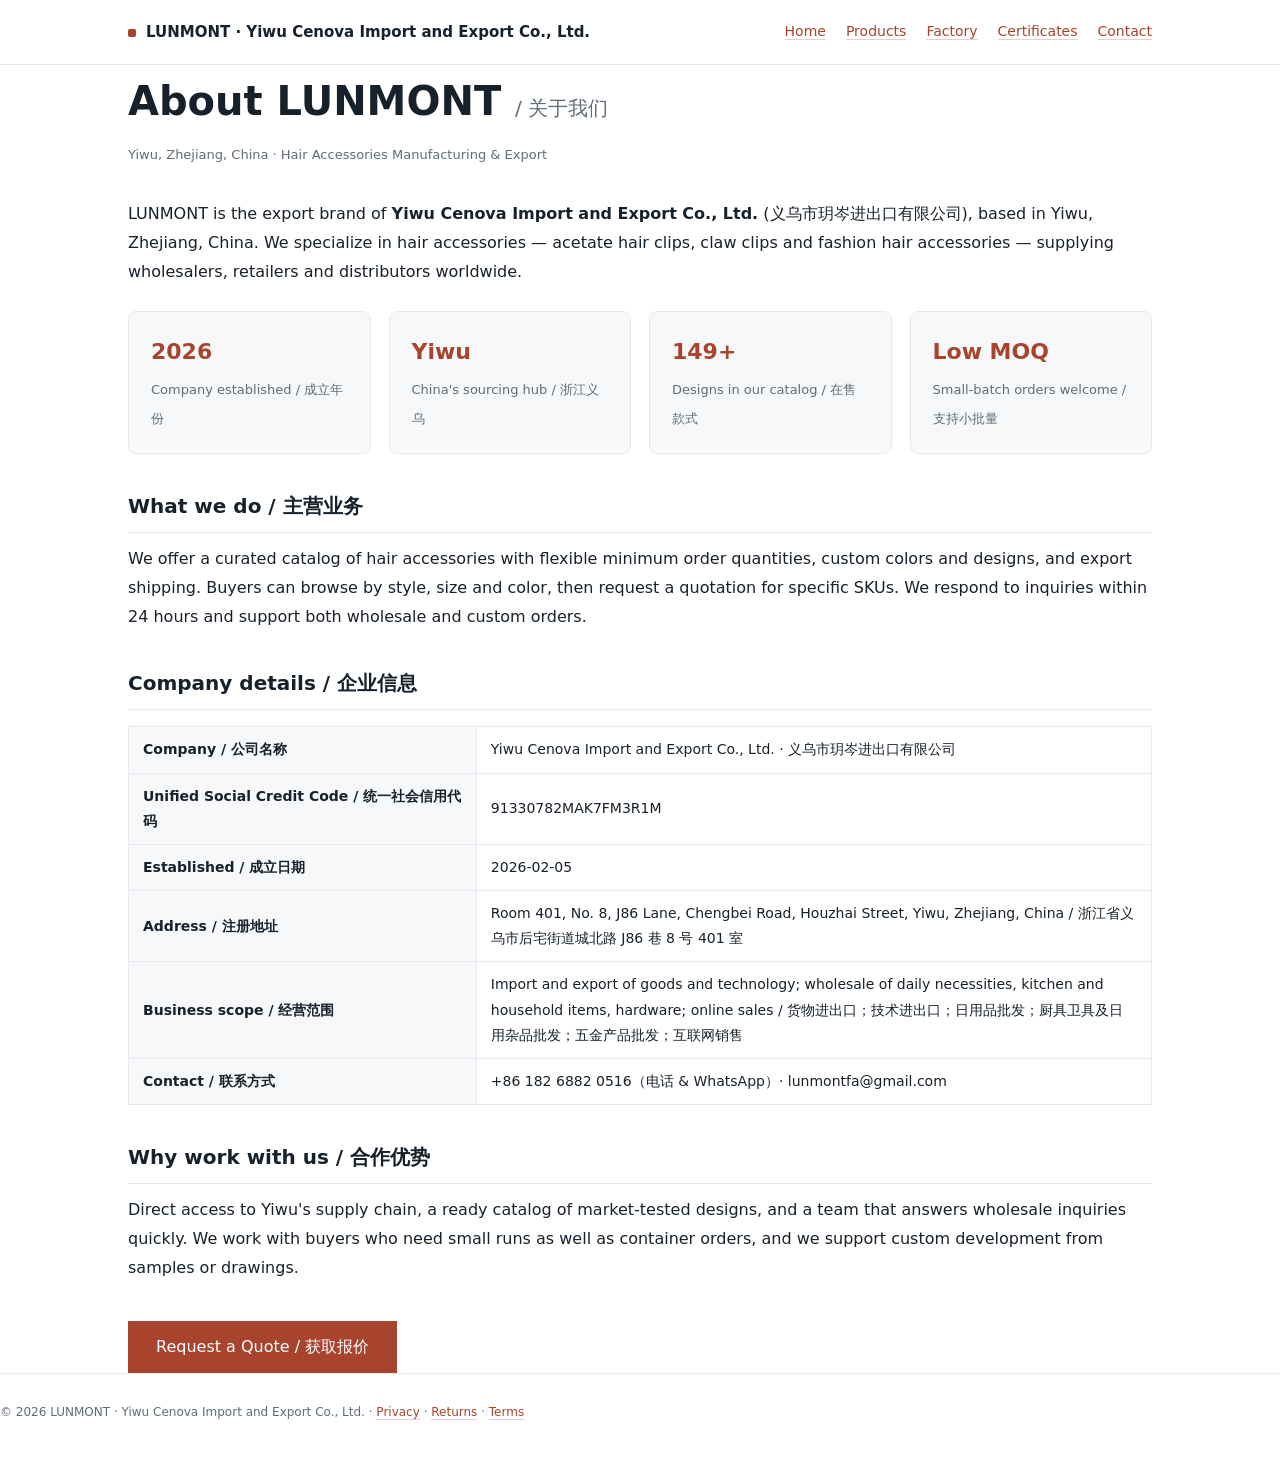
<file: about.html>
<!doctype html>
<html lang="en">
<head>
<meta charset="utf-8">
<meta name="viewport" content="width=device-width,initial-scale=1">
<meta name="robots" content="index,follow">
<link rel="icon" href="data:,">
<link rel="canonical" href="https://www.lunmont.com/about">
<link rel="alternate" hreflang="en" href="https://www.lunmont.com/about">
<link rel="alternate" hreflang="x-default" href="https://www.lunmont.com/about">
<title>About Us | LUNMONT Hair Accessories</title>
<meta name="description" content="Learn about LUNMONT (Yiwu Cenova Import and Export Co., Ltd.), a Yiwu-based hair accessories manufacturer and wholesale exporter. Company profile and credentials.">
<style>
:root{--ink:#17212b;--muted:#5f6c78;--line:#e6eaee;--accent:#a8442e;--soft:#f7f8fa}
*{box-sizing:border-box}body{margin:0;background:#fff;color:var(--ink);font:16px/1.8 system-ui,-apple-system,"Segoe UI","PingFang SC","Microsoft YaHei",sans-serif}
a{color:var(--accent);text-decoration:none;border-bottom:1px solid #e6cfc6}
.wrap{max-width:1080px;margin:0 auto;padding:0 28px}
header{border-bottom:1px solid var(--line)}
.bar{display:flex;justify-content:space-between;align-items:center;height:64px;gap:16px;font-size:14px}
.brand{font-weight:700;font-size:15px}.brand i{display:inline-block;width:8px;height:8px;background:var(--accent);border-radius:2px;margin-right:10px}
nav a{margin-left:20px}
main{padding:44px 0 76px}
h1{font-size:clamp(28px,4vw,40px);margin:0 0 6px}
h1 small{font-size:.5em;color:var(--muted);font-weight:400}
.meta{color:var(--muted);font-size:13px;margin:0 0 34px}
h2{font-size:20px;margin:34px 0 12px;padding-bottom:8px;border-bottom:1px solid var(--line)}
p{margin:0 0 12px}
.grid{display:grid;grid-template-columns:repeat(auto-fit,minmax(220px,1fr));gap:18px;margin:24px 0}
.box{background:var(--soft);border:1px solid var(--line);border-radius:8px;padding:20px 22px}
.box b{display:block;font-size:22px;color:var(--accent);margin-bottom:4px}
.box span{font-size:13px;color:var(--muted)}
table{border-collapse:collapse;width:100%;font-size:14px;margin:16px 0}
td,th{border:1px solid var(--line);padding:10px 14px;text-align:left}th{background:var(--soft);width:34%}
.cta{display:inline-block;margin-top:26px;padding:12px 28px;background:var(--accent);color:#fff;border:0}
footer{border-top:1px solid var(--line);padding:28px 0 44px;font-size:12px;color:var(--muted)}
@media(max-width:760px){.grid{grid-template-columns:1fr}.wrap{padding:0 20px}}
</style>
<meta property="og:type" content="website">
<meta property="og:site_name" content="LUNMONT">
<meta property="og:locale" content="en_US">
<meta property="og:title" content="About Us | LUNMONT Hair Accessories">
<meta property="og:description" content="Learn about LUNMONT (Yiwu Cenova Import and Export Co., Ltd.), a Yiwu-based hair accessories manufacturer and wholesale exporter. Company profile and credentials.">
<meta property="og:url" content="https://www.lunmont.com/about">
<meta property="og:image" content="https://www.lunmont.com/assets/products/accessories/DU2101.jpg">
<meta property="og:image:width" content="1400">
<meta property="og:image:height" content="1000">
<meta property="og:image:alt" content="About Us | LUNMONT Hair Accessories">
<meta name="twitter:card" content="summary_large_image">
<meta name="twitter:title" content="About Us | LUNMONT Hair Accessories">
<meta name="twitter:description" content="Learn about LUNMONT (Yiwu Cenova Import and Export Co., Ltd.), a Yiwu-based hair accessories manufacturer and wholesale exporter. Company profile and credentials.">
<meta name="twitter:image" content="https://www.lunmont.com/assets/products/accessories/DU2101.jpg">
<script type="application/ld+json">{"@context": "https://schema.org", "@graph": [{"@type": "AboutPage", "@id": "https://www.lunmont.com/about#page", "name": "About LUNMONT", "url": "https://www.lunmont.com/about", "about": {"@type": "Organization", "@id": "https://www.lunmont.com/#organization", "name": "Yiwu Cenova Import and Export Co., Ltd.", "alternateName": "LUNMONT", "url": "https://www.lunmont.com/"}}, {"@type": "Organization", "@id": "https://www.lunmont.com/#organization", "name": "Yiwu Cenova Import and Export Co., Ltd.", "alternateName": "LUNMONT", "url": "https://www.lunmont.com/"}, {"@type": "BreadcrumbList", "@id": "https://www.lunmont.com/about#breadcrumb", "itemListElement": [{"@type": "ListItem", "position": 1, "name": "Home", "item": "https://www.lunmont.com/"}, {"@type": "ListItem", "position": 2, "name": "About Us", "item": "https://www.lunmont.com/about"}]}]}</script>
</head>
<body>
<header><div class="wrap bar">
  <div class="brand"><i></i>LUNMONT · Yiwu Cenova Import and Export Co., Ltd.</div>
  <nav><a href="/">Home</a><a href="/#products">Products</a><a href="/factory">Factory</a><a href="/certificates">Certificates</a><a href="/#contact">Contact</a></nav>
</div></header>
<main class="wrap">
  <h1>About LUNMONT <small>/ 关于我们</small></h1>
  <p class="meta">Yiwu, Zhejiang, China · Hair Accessories Manufacturing &amp; Export</p>

  <p>LUNMONT is the export brand of <strong>Yiwu Cenova Import and Export Co., Ltd.</strong> (义乌市玥岑进出口有限公司), based in Yiwu, Zhejiang, China. We specialize in hair accessories — acetate hair clips, claw clips and fashion hair accessories — supplying wholesalers, retailers and distributors worldwide.</p>

  <div class="grid">
    <div class="box"><b>2026</b><span>Company established / 成立年份</span></div>
    <div class="box"><b>Yiwu</b><span>China's sourcing hub / 浙江义乌</span></div>
    <div class="box"><b>149+</b><span>Designs in our catalog / 在售款式</span></div>
    <div class="box"><b>Low MOQ</b><span>Small-batch orders welcome / 支持小批量</span></div>
  </div>

  <h2>What we do / 主营业务</h2>
  <p>We offer a curated catalog of hair accessories with flexible minimum order quantities, custom colors and designs, and export shipping. Buyers can browse by style, size and color, then request a quotation for specific SKUs. We respond to inquiries within 24 hours and support both wholesale and custom orders.</p>

  <h2>Company details / 企业信息</h2>
  <table>
    <tr><th>Company / 公司名称</th><td>Yiwu Cenova Import and Export Co., Ltd. · 义乌市玥岑进出口有限公司</td></tr>
    <tr><th>Unified Social Credit Code / 统一社会信用代码</th><td>91330782MAK7FM3R1M</td></tr>
    <tr><th>Established / 成立日期</th><td>2026-02-05</td></tr>
    <tr><th>Address / 注册地址</th><td>Room 401, No. 8, J86 Lane, Chengbei Road, Houzhai Street, Yiwu, Zhejiang, China / 浙江省义乌市后宅街道城北路 J86 巷 8 号 401 室</td></tr>
    <tr><th>Business scope / 经营范围</th><td>Import and export of goods and technology; wholesale of daily necessities, kitchen and household items, hardware; online sales / 货物进出口；技术进出口；日用品批发；厨具卫具及日用杂品批发；五金产品批发；互联网销售</td></tr>
    <tr><th>Contact / 联系方式</th><td>+86 182 6882 0516（电话 &amp; WhatsApp）· lunmontfa@gmail.com</td></tr>
  </table>

  <h2>Why work with us / 合作优势</h2>
  <p>Direct access to Yiwu's supply chain, a ready catalog of market-tested designs, and a team that answers wholesale inquiries quickly. We work with buyers who need small runs as well as container orders, and we support custom development from samples or drawings.</p>

  <a class="cta" href="/#contact">Request a Quote / 获取报价</a>
</main>
<footer>© 2026 LUNMONT · Yiwu Cenova Import and Export Co., Ltd. · <a href="/privacy">Privacy</a> · <a href="/return">Returns</a> · <a href="/terms">Terms</a></footer>
</body>
</html>
</file>
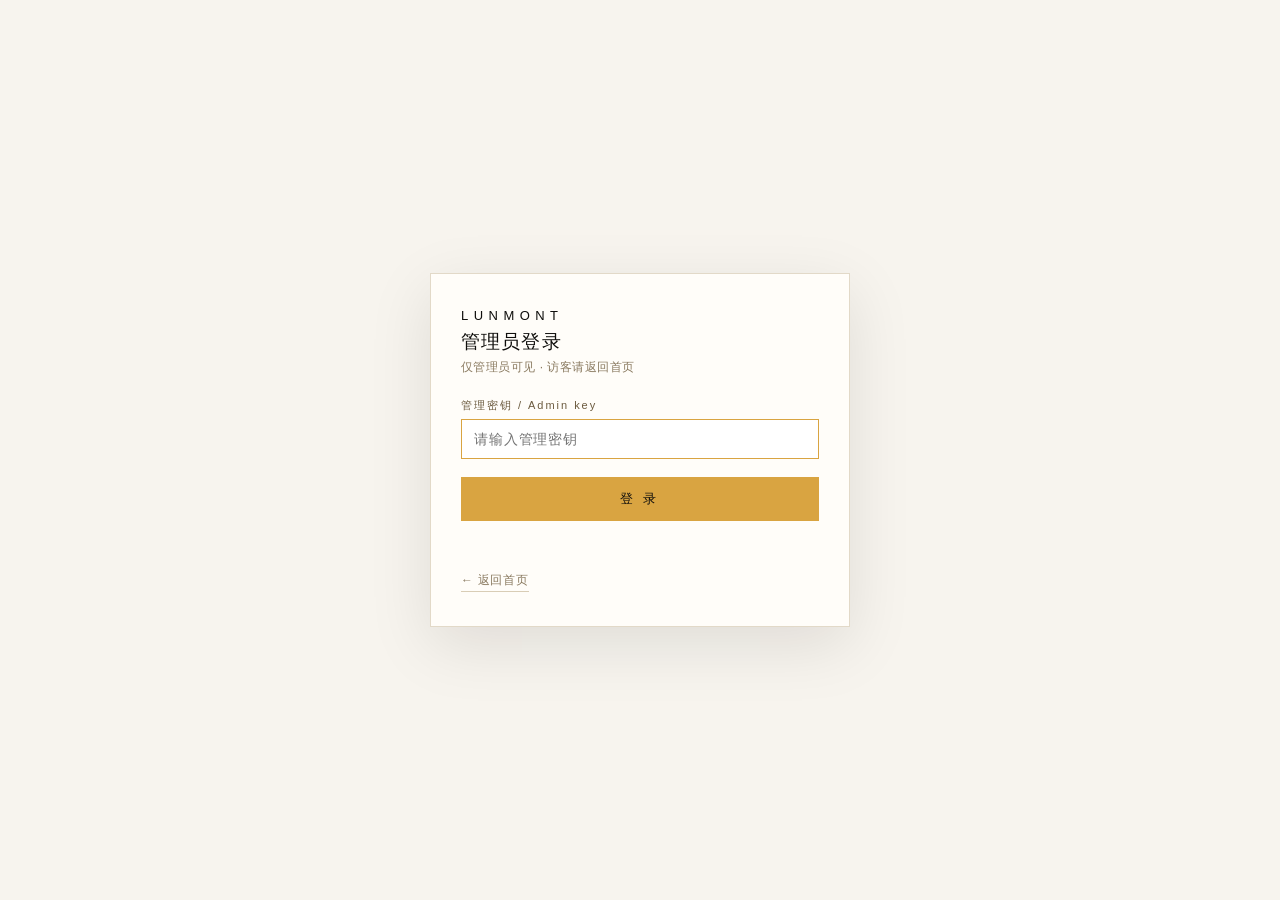
<file: admin.html>
<!DOCTYPE html>
<html lang="zh-CN"><head>
<meta charset="utf-8">
<meta name="viewport" content="width=device-width,initial-scale=1">
<meta name="robots" content="noindex,nofollow">
<title>管理登录 · LUNMONT</title>
<style>
*{box-sizing:border-box}
body{margin:0;min-height:100vh;display:flex;align-items:center;justify-content:center;
  background:#f7f4ee;color:#0f0e0c;
  font-family:-apple-system,BlinkMacSystemFont,"Segoe UI","PingFang SC","Microsoft YaHei",sans-serif}
.card{width:min(420px,92vw);background:#fffdf9;border:1px solid #e2d9c8;padding:34px 30px;
  box-shadow:0 18px 60px rgba(15,14,12,.10)}
.brand{font-size:13px;letter-spacing:.42em;color:#0f0e0c;margin-bottom:6px}
h1{font-size:19px;font-weight:500;letter-spacing:.06em;margin:0 0 4px}
.sub{font-size:12px;color:#8a7a60;letter-spacing:.04em;margin-bottom:22px}
label{display:block;font-size:11px;letter-spacing:.18em;color:#6b5a3e;margin:0 0 6px}
input{width:100%;padding:11px 12px;border:1px solid #d9cdb6;background:#fff;font-size:14px;
  font-family:inherit;letter-spacing:.06em;border-radius:0}
input:focus{outline:none;border-color:#d9a441}
button{width:100%;margin-top:18px;padding:12px;border:1px solid #d9a441;background:#d9a441;
  color:#0f0e0c;font-size:13px;letter-spacing:.26em;cursor:pointer;font-family:inherit}
button:disabled{opacity:.55;cursor:wait}
.st{min-height:20px;margin-top:13px;font-size:12px;letter-spacing:.04em;color:#8a7a60}
.st.err{color:#c0392b}.st.ok{color:#1e7a44}
.back{display:inline-block;margin-top:18px;font-size:12px;color:#8a7a60;text-decoration:none;
  letter-spacing:.06em;border-bottom:1px solid #d9cdb6;padding-bottom:2px}
</style></head>
<body>
<form class="card" id="loginForm" autocomplete="off">
  <div class="brand">LUNMONT</div>
  <h1>管理员登录</h1>
  <div class="sub">仅管理员可见 · 访客请返回首页</div>
  <label for="key">管理密钥 / Admin key</label>
  <input id="key" type="password" placeholder="请输入管理密钥" autocomplete="current-password" required>
  <button type="submit" id="go">登 录</button>
  <div class="st" id="st"></div>
  <a class="back" href="/">← 返回首页</a>
</form>
<script>
(function(){
  // 2026-11-25：规范域 = www.lunmont.com。若从 lunmont.com / lunmont.asia 打开本页，
  // 先整体跳到 www 同路径。否则页内所有 POST 会撞上 301 跨源重定向，
  // 重定向响应没有 CORS 头 → fetch 直接抛"网络异常"（本次事故根因）。
  var lh = location.hostname;
  if (lh === 'lunmont.com' || lh === 'lunmont.asia') {
    var ju = new URL(location.href);
    ju.hostname = 'www.lunmont.com';
    location.replace(ju.toString());
    return;
  }
  var form = document.getElementById('loginForm');
  var input = document.getElementById('key');
  var go = document.getElementById('go');
  var st = document.getElementById('st');
  function say(m, cls){ st.textContent = m || ''; st.className = 'st' + (cls ? ' ' + cls : ''); }
  form.addEventListener('submit', function(e){
    e.preventDefault();
    var k = (input.value || '').trim();
    if(!k){ say('请输入管理密钥', 'err'); return; }
    go.disabled = true; say('正在校验…');
    fetch('/api/admin/login', {
      method: 'POST',
      headers: {'Content-Type': 'application/json'},
      credentials: 'same-origin',
      body: JSON.stringify({key: k})
    }).then(function(r){
      return r.json().then(function(b){ return {status: r.status, body: b}; });
    }).then(function(res){
      if(res.status === 200 && res.body && res.body.ok){
        // ⚠️ 密钥只放 sessionStorage：关标签页即失效，不落长期 cookie
        sessionStorage.setItem('lunmont_admin_key', k);
        say('登录成功，正在进入…', 'ok');
        location.replace('/?admin=1');
        return;
      }
      go.disabled = false;
      say(res.status === 401 ? '管理密钥错误' : '登录失败，请稍后重试', 'err');
      input.select();
    }).catch(function(){
      go.disabled = false;
      say('网络异常，请重试', 'err');
    });
  });
  input.focus();
})();
</script>
</body></html>
</file>
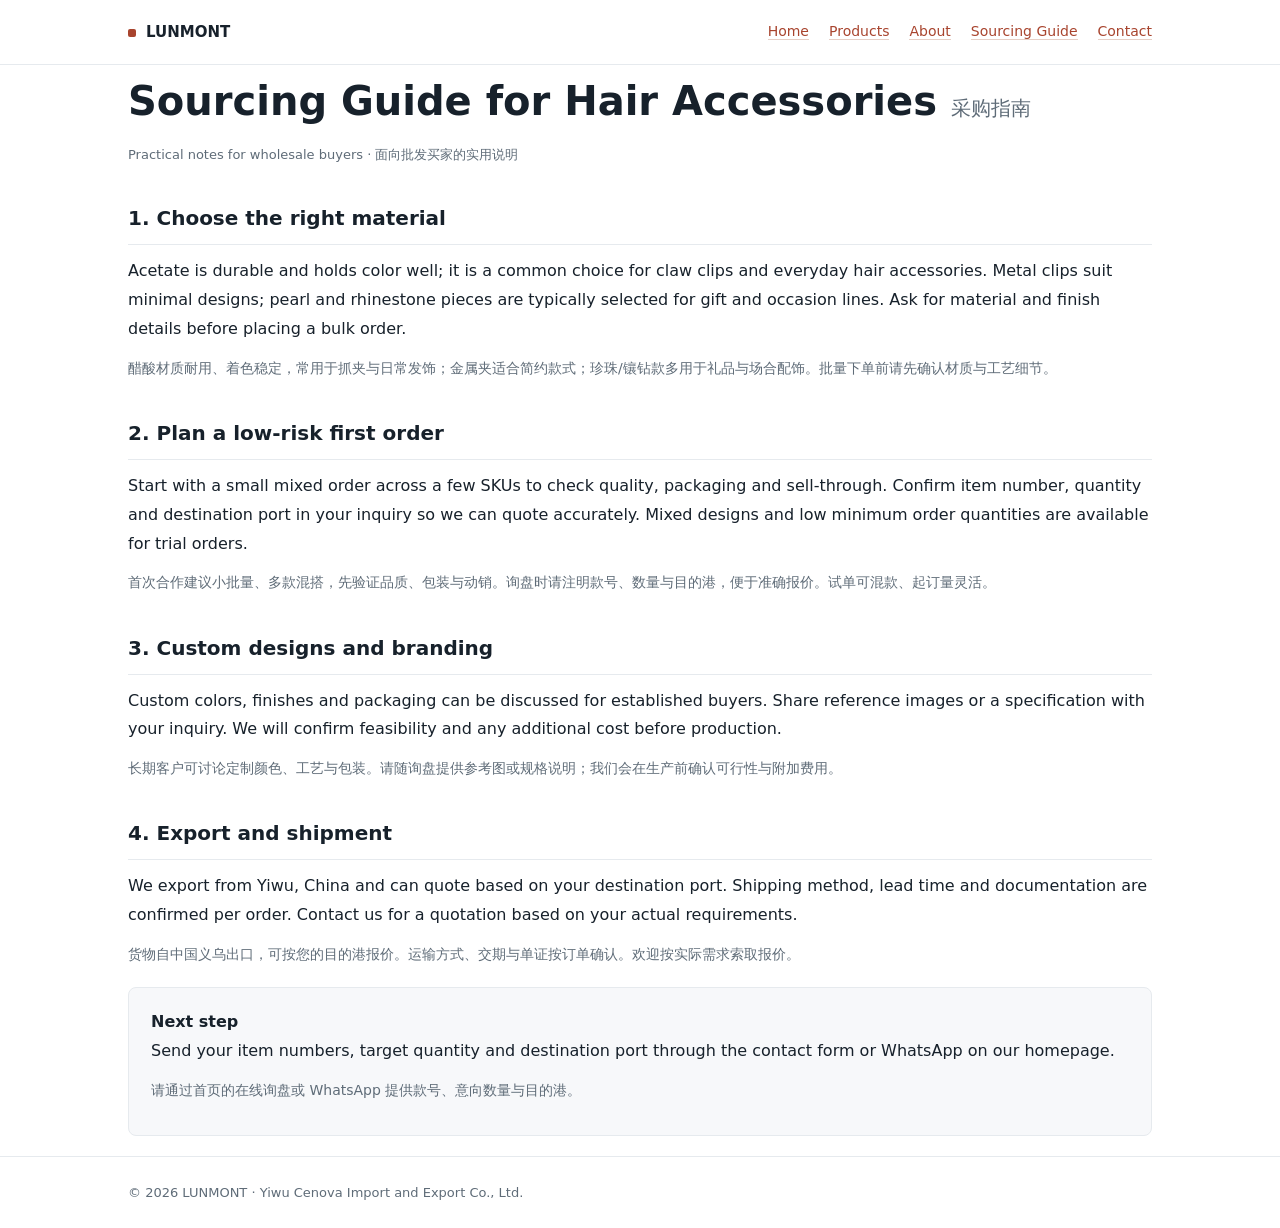
<file: blog.html>
<!doctype html>
<html lang="en">
<head>
<meta charset="utf-8">
<meta name="viewport" content="width=device-width,initial-scale=1">
<meta name="robots" content="index,follow">
<link rel="icon" href="data:,">
<link rel="canonical" href="https://www.lunmont.com/blog">
<link rel="alternate" hreflang="en" href="https://www.lunmont.com/blog">
<link rel="alternate" hreflang="x-default" href="https://www.lunmont.com/blog">
<title>Sourcing Guide for Hair Accessories | LUNMONT</title>
<meta name="description" content="A practical wholesale sourcing guide for hair clips and accessories: how to choose materials, plan a first order, and work with a Yiwu manufacturer.">
<style>
:root{--ink:#17212b;--muted:#5f6c78;--line:#e6eaee;--accent:#a8442e;--soft:#f7f8fa}
*{box-sizing:border-box}body{margin:0;background:#fff;color:var(--ink);font:16px/1.8 system-ui,-apple-system,"Segoe UI","PingFang SC","Microsoft YaHei",sans-serif}
a{color:var(--accent);text-decoration:none;border-bottom:1px solid #e6cfc6}
.wrap{max-width:1080px;margin:0 auto;padding:0 28px}
header{border-bottom:1px solid var(--line)}
.bar{display:flex;justify-content:space-between;align-items:center;height:64px;gap:16px;font-size:14px}
.brand{font-weight:700;font-size:15px}.brand i{display:inline-block;width:8px;height:8px;background:var(--accent);border-radius:2px;margin-right:10px}
nav a{margin-left:20px}
main{padding:44px 0 76px}
h1{font-size:clamp(28px,4vw,40px);margin:0 0 6px}
h1 small{font-size:.5em;color:var(--muted);font-weight:400}
.meta{color:var(--muted);font-size:13px;margin:0 0 34px}
h2{font-size:20px;margin:34px 0 12px;padding-bottom:8px;border-bottom:1px solid var(--line)}
p{margin:0 0 12px}
.box{background:var(--soft);border:1px solid var(--line);border-radius:8px;padding:20px 22px;margin:20px 0}
.zh{color:var(--muted);font-size:14px;margin-top:6px}
footer{border-top:1px solid var(--line);padding:24px 0;color:var(--muted);font-size:13px}
</style>
<meta property="og:type" content="website">
<meta property="og:site_name" content="LUNMONT">
<meta property="og:locale" content="en_US">
<meta property="og:title" content="Sourcing Guide for Hair Accessories | LUNMONT">
<meta property="og:description" content="A practical wholesale sourcing guide for hair clips and accessories: how to choose materials, plan a first order, and work with a Yiwu manufacturer.">
<meta property="og:url" content="https://www.lunmont.com/blog">
<meta property="og:image" content="https://www.lunmont.com/assets/products/accessories/DU2101.jpg">
<meta property="og:image:width" content="1400">
<meta property="og:image:height" content="1000">
<meta property="og:image:alt" content="Sourcing Guide for Hair Accessories | LUNMONT">
<meta name="twitter:card" content="summary_large_image">
<meta name="twitter:title" content="Sourcing Guide for Hair Accessories | LUNMONT">
<meta name="twitter:description" content="A practical wholesale sourcing guide for hair clips and accessories: how to choose materials, plan a first order, and work with a Yiwu manufacturer.">
<meta name="twitter:image" content="https://www.lunmont.com/assets/products/accessories/DU2101.jpg">
<script type="application/ld+json">{"@context": "https://schema.org", "@graph": [{"@type": "BlogPosting", "@id": "https://www.lunmont.com/blog#article", "headline": "Sourcing Guide for Hair Accessories", "url": "https://www.lunmont.com/blog", "author": {"@type": "Organization", "@id": "https://www.lunmont.com/#organization", "name": "Yiwu Cenova Import and Export Co., Ltd.", "alternateName": "LUNMONT", "url": "https://www.lunmont.com/"}, "publisher": {"@type": "Organization", "@id": "https://www.lunmont.com/#organization", "name": "Yiwu Cenova Import and Export Co., Ltd.", "alternateName": "LUNMONT", "url": "https://www.lunmont.com/"}, "image": ["https://www.lunmont.com/assets/products/accessories/DU2101.jpg"]}, {"@type": "BreadcrumbList", "@id": "https://www.lunmont.com/blog#breadcrumb", "itemListElement": [{"@type": "ListItem", "position": 1, "name": "Home", "item": "https://www.lunmont.com/"}, {"@type": "ListItem", "position": 2, "name": "Sourcing Guide", "item": "https://www.lunmont.com/blog"}]}]}</script>
</head>
<body>
<header><div class="wrap bar">
  <span class="brand"><i></i>LUNMONT</span>
  <nav><a href="/">Home</a><a href="/#products">Products</a><a href="/about">About</a><a href="/blog">Sourcing Guide</a><a href="/#contact">Contact</a></nav>
</div></header>
<main class="wrap">
  <h1>Sourcing Guide for Hair Accessories <small>采购指南</small></h1>
  <p class="meta">Practical notes for wholesale buyers · 面向批发买家的实用说明</p>

  <h2>1. Choose the right material</h2>
  <p>Acetate is durable and holds color well; it is a common choice for claw clips and everyday hair accessories. Metal clips suit minimal designs; pearl and rhinestone pieces are typically selected for gift and occasion lines. Ask for material and finish details before placing a bulk order.</p>
  <p class="zh">醋酸材质耐用、着色稳定，常用于抓夹与日常发饰；金属夹适合简约款式；珍珠/镶钻款多用于礼品与场合配饰。批量下单前请先确认材质与工艺细节。</p>

  <h2>2. Plan a low-risk first order</h2>
  <p>Start with a small mixed order across a few SKUs to check quality, packaging and sell-through. Confirm item number, quantity and destination port in your inquiry so we can quote accurately. Mixed designs and low minimum order quantities are available for trial orders.</p>
  <p class="zh">首次合作建议小批量、多款混搭，先验证品质、包装与动销。询盘时请注明款号、数量与目的港，便于准确报价。试单可混款、起订量灵活。</p>

  <h2>3. Custom designs and branding</h2>
  <p>Custom colors, finishes and packaging can be discussed for established buyers. Share reference images or a specification with your inquiry. We will confirm feasibility and any additional cost before production.</p>
  <p class="zh">长期客户可讨论定制颜色、工艺与包装。请随询盘提供参考图或规格说明；我们会在生产前确认可行性与附加费用。</p>

  <h2>4. Export and shipment</h2>
  <p>We export from Yiwu, China and can quote based on your destination port. Shipping method, lead time and documentation are confirmed per order. Contact us for a quotation based on your actual requirements.</p>
  <p class="zh">货物自中国义乌出口，可按您的目的港报价。运输方式、交期与单证按订单确认。欢迎按实际需求索取报价。</p>

  <div class="box"><b>Next step</b>
    <p>Send your item numbers, target quantity and destination port through the contact form or WhatsApp on our homepage.</p>
    <p class="zh">请通过首页的在线询盘或 WhatsApp 提供款号、意向数量与目的港。</p>
  </div>
</main>
<footer><div class="wrap">© 2026 LUNMONT · Yiwu Cenova Import and Export Co., Ltd.</div></footer>
</body>
</html>
</file>
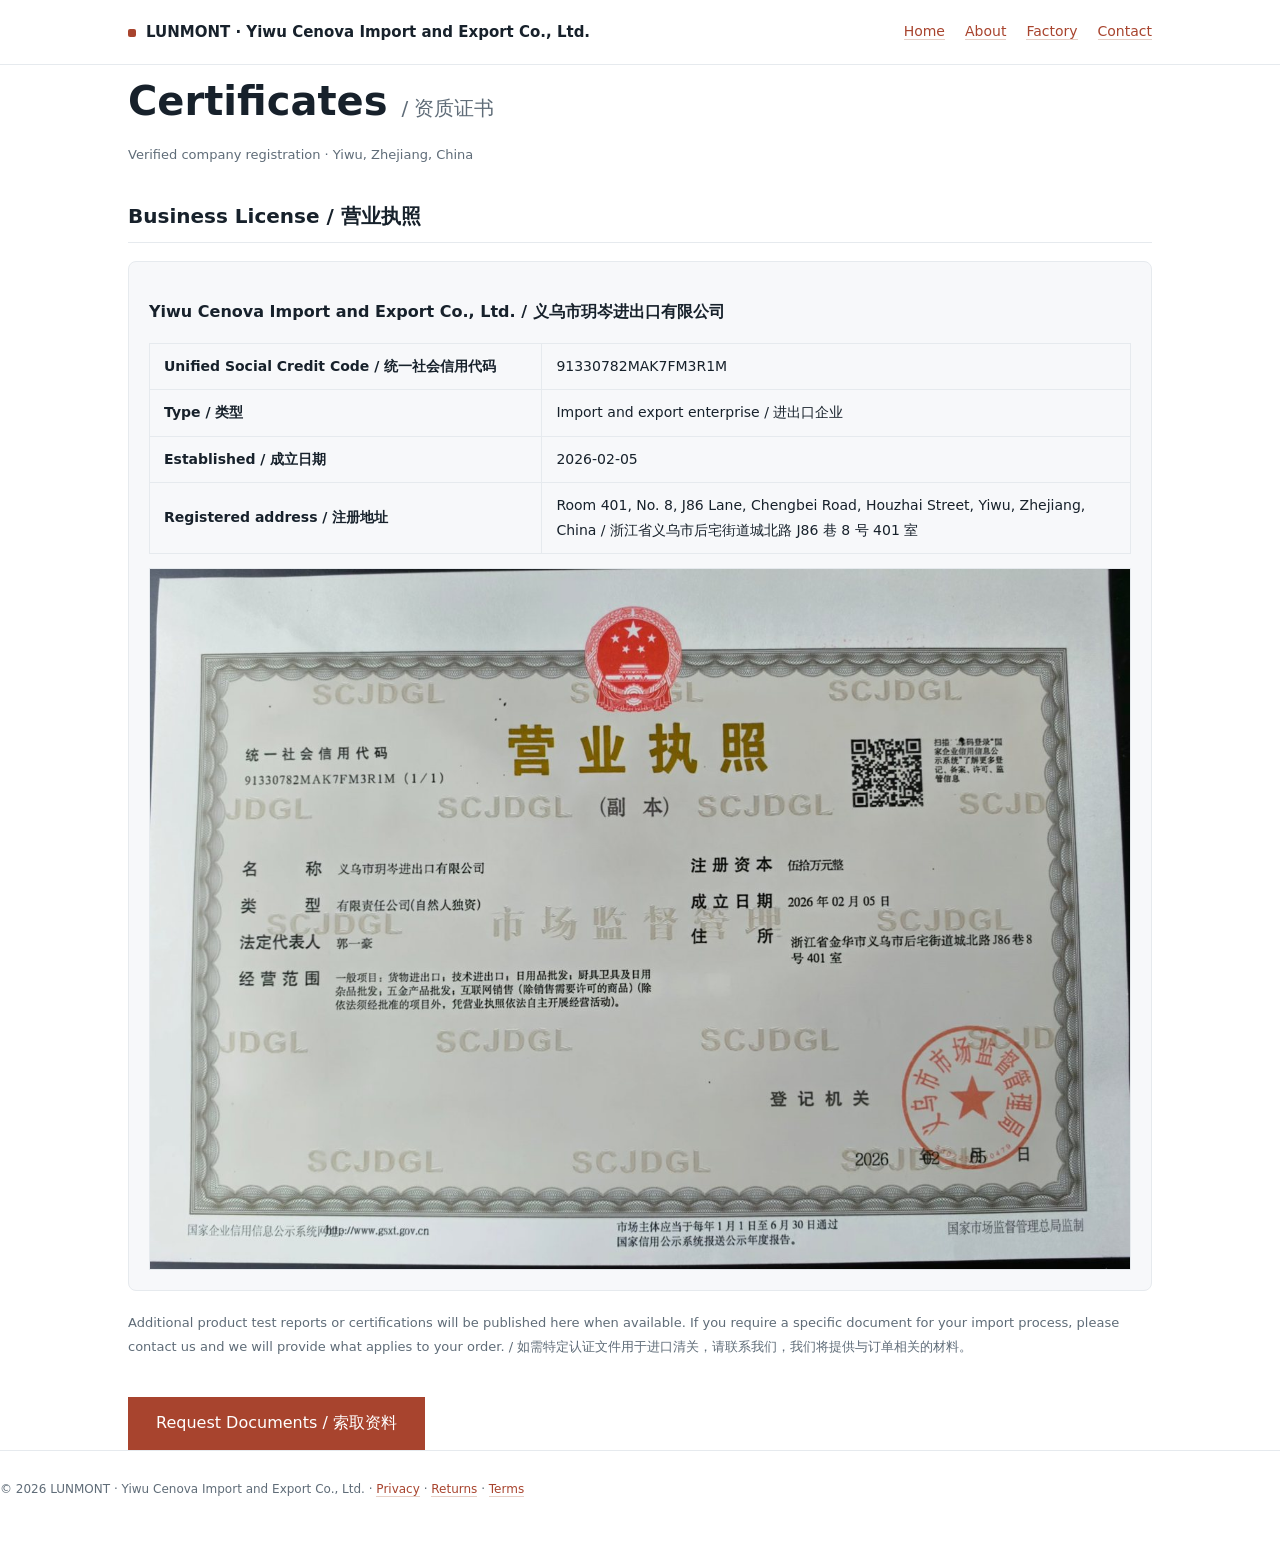
<file: certificates.html>
<!doctype html>
<html lang="en">
<head>
<meta charset="utf-8">
<meta name="viewport" content="width=device-width,initial-scale=1">
<meta name="robots" content="index,follow">
<link rel="icon" href="data:,">
<link rel="canonical" href="https://www.lunmont.com/certificates">
<link rel="alternate" hreflang="en" href="https://www.lunmont.com/certificates">
<link rel="alternate" hreflang="x-default" href="https://www.lunmont.com/certificates">
<title>Certificates &amp; Business License | LUNMONT</title>
<meta name="description" content="View the business license and company registration details of Yiwu Cenova Import and Export Co., Ltd. (LUNMONT), Yiwu, China.">
<style>
:root{--ink:#17212b;--muted:#5f6c78;--line:#e6eaee;--accent:#a8442e;--soft:#f7f8fa}
*{box-sizing:border-box}body{margin:0;background:#fff;color:var(--ink);font:16px/1.8 system-ui,-apple-system,"Segoe UI","PingFang SC","Microsoft YaHei",sans-serif}
a{color:var(--accent);text-decoration:none;border-bottom:1px solid #e6cfc6}
.wrap{max-width:1080px;margin:0 auto;padding:0 28px}
header{border-bottom:1px solid var(--line)}
.bar{display:flex;justify-content:space-between;align-items:center;height:64px;gap:16px;font-size:14px}
.brand{font-weight:700;font-size:15px}.brand i{display:inline-block;width:8px;height:8px;background:var(--accent);border-radius:2px;margin-right:10px}
nav a{margin-left:20px}
main{padding:44px 0 76px}
h1{font-size:clamp(28px,4vw,40px);margin:0 0 6px}
h1 small{font-size:.5em;color:var(--muted);font-weight:400}
.meta{color:var(--muted);font-size:13px;margin:0 0 30px}
h2{font-size:20px;margin:32px 0 12px;padding-bottom:8px;border-bottom:1px solid var(--line)}
.card{border:1px solid var(--line);border-radius:8px;padding:20px;margin:18px 0;background:var(--soft)}
.card img{max-width:100%;height:auto;display:block;margin-top:14px;border:1px solid var(--line);background:#fff}
table{border-collapse:collapse;width:100%;font-size:14px}td,th{border:1px solid var(--line);padding:10px 14px;text-align:left}th{background:var(--soft);width:40%}
.note{font-size:13px;color:var(--muted);margin-top:20px}
.cta{display:inline-block;margin-top:26px;padding:12px 28px;background:var(--accent);color:#fff;border:0}
footer{border-top:1px solid var(--line);padding:28px 0 44px;font-size:12px;color:var(--muted)}
@media(max-width:760px){nav a{margin-left:10px}.wrap{padding:0 20px}}
</style>
<meta property="og:type" content="website">
<meta property="og:site_name" content="LUNMONT">
<meta property="og:locale" content="en_US">
<meta property="og:title" content="Certificates &amp; Business License | LUNMONT">
<meta property="og:description" content="View the business license and company registration details of Yiwu Cenova Import and Export Co., Ltd. (LUNMONT), Yiwu, China.">
<meta property="og:url" content="https://www.lunmont.com/certificates">
<meta property="og:image" content="https://www.lunmont.com/assets/products/accessories/DU2101.jpg">
<meta property="og:image:width" content="1400">
<meta property="og:image:height" content="1000">
<meta property="og:image:alt" content="Certificates &amp; Business License | LUNMONT">
<meta name="twitter:card" content="summary_large_image">
<meta name="twitter:title" content="Certificates &amp; Business License | LUNMONT">
<meta name="twitter:description" content="View the business license and company registration details of Yiwu Cenova Import and Export Co., Ltd. (LUNMONT), Yiwu, China.">
<meta name="twitter:image" content="https://www.lunmont.com/assets/products/accessories/DU2101.jpg">
<script type="application/ld+json">{"@context": "https://schema.org", "@graph": [{"@type": "CollectionPage", "@id": "https://www.lunmont.com/certificates#page", "name": "Certificates", "url": "https://www.lunmont.com/certificates"}, {"@type": "ImageObject", "contentUrl": "https://www.lunmont.com/assets/business-license.jpg", "caption": "Business license of Yiwu Cenova Import and Export Co., Ltd."}, {"@type": "BreadcrumbList", "@id": "https://www.lunmont.com/certificates#breadcrumb", "itemListElement": [{"@type": "ListItem", "position": 1, "name": "Home", "item": "https://www.lunmont.com/"}, {"@type": "ListItem", "position": 2, "name": "Certificates", "item": "https://www.lunmont.com/certificates"}]}]}</script>
</head>
<body>
<header><div class="wrap bar">
  <div class="brand"><i></i>LUNMONT · Yiwu Cenova Import and Export Co., Ltd.</div>
  <nav><a href="/">Home</a><a href="/about">About</a><a href="/factory">Factory</a><a href="/#contact">Contact</a></nav>
</div></header>
<main class="wrap">
  <h1>Certificates <small>/ 资质证书</small></h1>
  <p class="meta">Verified company registration · Yiwu, Zhejiang, China</p>

  <h2>Business License / 营业执照</h2>
  <div class="card">
    <p><strong>Yiwu Cenova Import and Export Co., Ltd. / 义乌市玥岑进出口有限公司</strong></p>
    <table>
      <tr><th>Unified Social Credit Code / 统一社会信用代码</th><td>91330782MAK7FM3R1M</td></tr>
      <tr><th>Type / 类型</th><td>Import and export enterprise / 进出口企业</td></tr>
      <tr><th>Established / 成立日期</th><td>2026-02-05</td></tr>
      <tr><th>Registered address / 注册地址</th><td>Room 401, No. 8, J86 Lane, Chengbei Road, Houzhai Street, Yiwu, Zhejiang, China / 浙江省义乌市后宅街道城北路 J86 巷 8 号 401 室</td></tr>
    </table>
    <img src="/assets/business-license.jpg" alt="Business license of Yiwu Cenova Import and Export Co., Ltd." loading="lazy">
  </div>

  <p class="note">Additional product test reports or certifications will be published here when available. If you require a specific document for your import process, please contact us and we will provide what applies to your order. / 如需特定认证文件用于进口清关，请联系我们，我们将提供与订单相关的材料。</p>

  <a class="cta" href="/#contact">Request Documents / 索取资料</a>
</main>
<footer>© 2026 LUNMONT · Yiwu Cenova Import and Export Co., Ltd. · <a href="/privacy">Privacy</a> · <a href="/return">Returns</a> · <a href="/terms">Terms</a></footer>
</body>
</html>
</file>
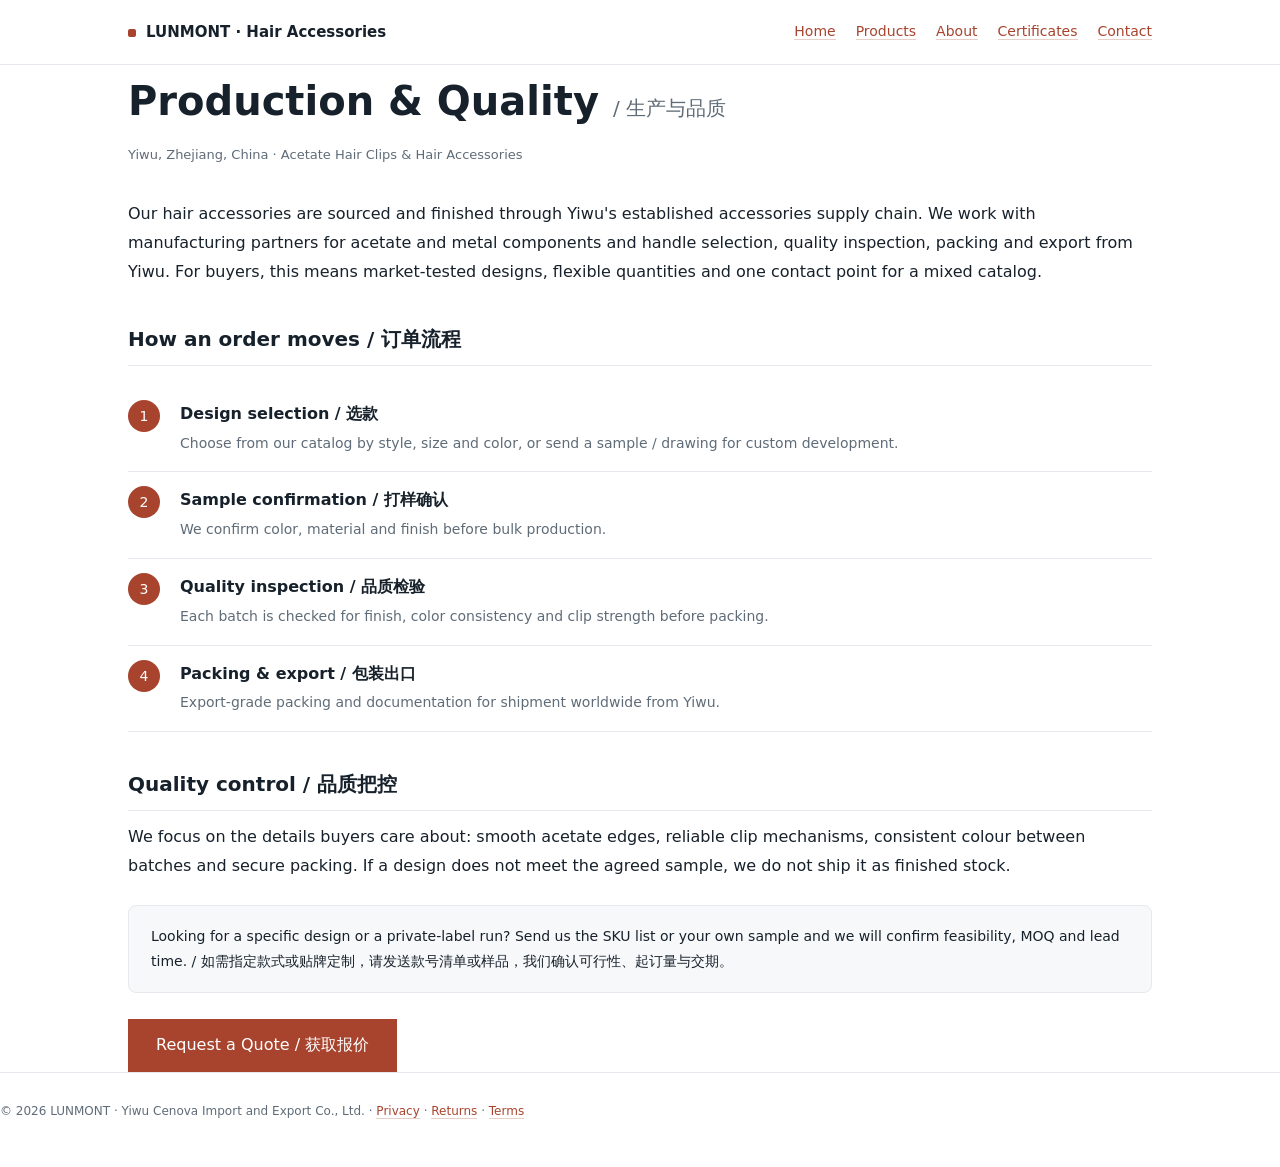
<file: factory.html>
<!doctype html>
<html lang="en">
<head>
<meta charset="utf-8">
<meta name="viewport" content="width=device-width,initial-scale=1">
<meta name="robots" content="index,follow">
<link rel="icon" href="data:,">
<link rel="canonical" href="https://www.lunmont.com/factory">
<link rel="alternate" hreflang="en" href="https://www.lunmont.com/factory">
<link rel="alternate" hreflang="x-default" href="https://www.lunmont.com/factory">
<title>Factory &amp; Production | LUNMONT Hair Accessories</title>
<meta name="description" content="How LUNMONT sources and produces acetate hair clips and hair accessories: Yiwu supply chain, quality checks, custom development and export packing.">
<style>
:root{--ink:#17212b;--muted:#5f6c78;--line:#e6eaee;--accent:#a8442e;--soft:#f7f8fa}
*{box-sizing:border-box}body{margin:0;background:#fff;color:var(--ink);font:16px/1.8 system-ui,-apple-system,"Segoe UI","PingFang SC","Microsoft YaHei",sans-serif}
a{color:var(--accent);text-decoration:none;border-bottom:1px solid #e6cfc6}
.wrap{max-width:1080px;margin:0 auto;padding:0 28px}
header{border-bottom:1px solid var(--line)}
.bar{display:flex;justify-content:space-between;align-items:center;height:64px;gap:16px;font-size:14px}
.brand{font-weight:700;font-size:15px}.brand i{display:inline-block;width:8px;height:8px;background:var(--accent);border-radius:2px;margin-right:10px}
nav a{margin-left:20px}
main{padding:44px 0 76px}
h1{font-size:clamp(28px,4vw,40px);margin:0 0 6px}
h1 small{font-size:.5em;color:var(--muted);font-weight:400}
.meta{color:var(--muted);font-size:13px;margin:0 0 34px}
h2{font-size:20px;margin:34px 0 12px;padding-bottom:8px;border-bottom:1px solid var(--line)}
p{margin:0 0 12px}
.steps{counter-reset:s;list-style:none;padding:0;margin:20px 0}
.steps li{position:relative;padding:14px 0 14px 52px;border-bottom:1px solid var(--line)}
.steps li:before{counter-increment:s;content:counter(s);position:absolute;left:0;top:14px;width:32px;height:32px;background:var(--accent);color:#fff;border-radius:50%;text-align:center;line-height:32px;font-size:14px}
.steps b{display:block}.steps span{color:var(--muted);font-size:14px}
.note{background:var(--soft);border:1px solid var(--line);border-radius:8px;padding:18px 22px;font-size:14px;margin-top:24px}
.cta{display:inline-block;margin-top:26px;padding:12px 28px;background:var(--accent);color:#fff;border:0}
footer{border-top:1px solid var(--line);padding:28px 0 44px;font-size:12px;color:var(--muted)}
@media(max-width:760px){nav a{margin-left:10px}.wrap{padding:0 20px}}
</style>
<meta property="og:type" content="website">
<meta property="og:site_name" content="LUNMONT">
<meta property="og:locale" content="en_US">
<meta property="og:title" content="Factory &amp; Production | LUNMONT Hair Accessories">
<meta property="og:description" content="How LUNMONT sources and produces acetate hair clips and hair accessories: Yiwu supply chain, quality checks, custom development and export packing.">
<meta property="og:url" content="https://www.lunmont.com/factory">
<meta property="og:image" content="https://www.lunmont.com/assets/products/accessories/DU2101.jpg">
<meta property="og:image:width" content="1400">
<meta property="og:image:height" content="1000">
<meta property="og:image:alt" content="Factory &amp; Production | LUNMONT Hair Accessories">
<meta name="twitter:card" content="summary_large_image">
<meta name="twitter:title" content="Factory &amp; Production | LUNMONT Hair Accessories">
<meta name="twitter:description" content="How LUNMONT sources and produces acetate hair clips and hair accessories: Yiwu supply chain, quality checks, custom development and export packing.">
<meta name="twitter:image" content="https://www.lunmont.com/assets/products/accessories/DU2101.jpg">
<script type="application/ld+json">{"@context": "https://schema.org", "@graph": [{"@type": "AboutPage", "@id": "https://www.lunmont.com/factory#page", "name": "Production & Quality", "url": "https://www.lunmont.com/factory", "about": {"@type": "Organization", "@id": "https://www.lunmont.com/#organization", "name": "Yiwu Cenova Import and Export Co., Ltd.", "alternateName": "LUNMONT", "url": "https://www.lunmont.com/"}}, {"@type": "ImageObject", "@id": "https://www.lunmont.com/factory#img", "contentUrl": "https://www.lunmont.com/assets/products/accessories/DU2101.jpg", "caption": "LUNMONT hair accessories production and quality inspection"}, {"@type": "BreadcrumbList", "@id": "https://www.lunmont.com/factory#breadcrumb", "itemListElement": [{"@type": "ListItem", "position": 1, "name": "Home", "item": "https://www.lunmont.com/"}, {"@type": "ListItem", "position": 2, "name": "Factory & Production", "item": "https://www.lunmont.com/factory"}]}]}</script>
</head>
<body>
<header><div class="wrap bar">
  <div class="brand"><i></i>LUNMONT · Hair Accessories</div>
  <nav><a href="/">Home</a><a href="/#products">Products</a><a href="/about">About</a><a href="/certificates">Certificates</a><a href="/#contact">Contact</a></nav>
</div></header>
<main class="wrap">
  <h1>Production &amp; Quality <small>/ 生产与品质</small></h1>
  <p class="meta">Yiwu, Zhejiang, China · Acetate Hair Clips &amp; Hair Accessories</p>

  <p>Our hair accessories are sourced and finished through Yiwu's established accessories supply chain. We work with manufacturing partners for acetate and metal components and handle selection, quality inspection, packing and export from Yiwu. For buyers, this means market-tested designs, flexible quantities and one contact point for a mixed catalog.</p>

  <h2>How an order moves / 订单流程</h2>
  <ol class="steps">
    <li><b>Design selection / 选款</b><span>Choose from our catalog by style, size and color, or send a sample / drawing for custom development.</span></li>
    <li><b>Sample confirmation / 打样确认</b><span>We confirm color, material and finish before bulk production.</span></li>
    <li><b>Quality inspection / 品质检验</b><span>Each batch is checked for finish, color consistency and clip strength before packing.</span></li>
    <li><b>Packing &amp; export / 包装出口</b><span>Export-grade packing and documentation for shipment worldwide from Yiwu.</span></li>
  </ol>

  <h2>Quality control / 品质把控</h2>
  <p>We focus on the details buyers care about: smooth acetate edges, reliable clip mechanisms, consistent colour between batches and secure packing. If a design does not meet the agreed sample, we do not ship it as finished stock.</p>

  <div class="note">Looking for a specific design or a private-label run? Send us the SKU list or your own sample and we will confirm feasibility, MOQ and lead time. / 如需指定款式或贴牌定制，请发送款号清单或样品，我们确认可行性、起订量与交期。</div>

  <a class="cta" href="/#contact">Request a Quote / 获取报价</a>
</main>
<footer>© 2026 LUNMONT · Yiwu Cenova Import and Export Co., Ltd. · <a href="/privacy">Privacy</a> · <a href="/return">Returns</a> · <a href="/terms">Terms</a></footer>
</body>
</html>
</file>
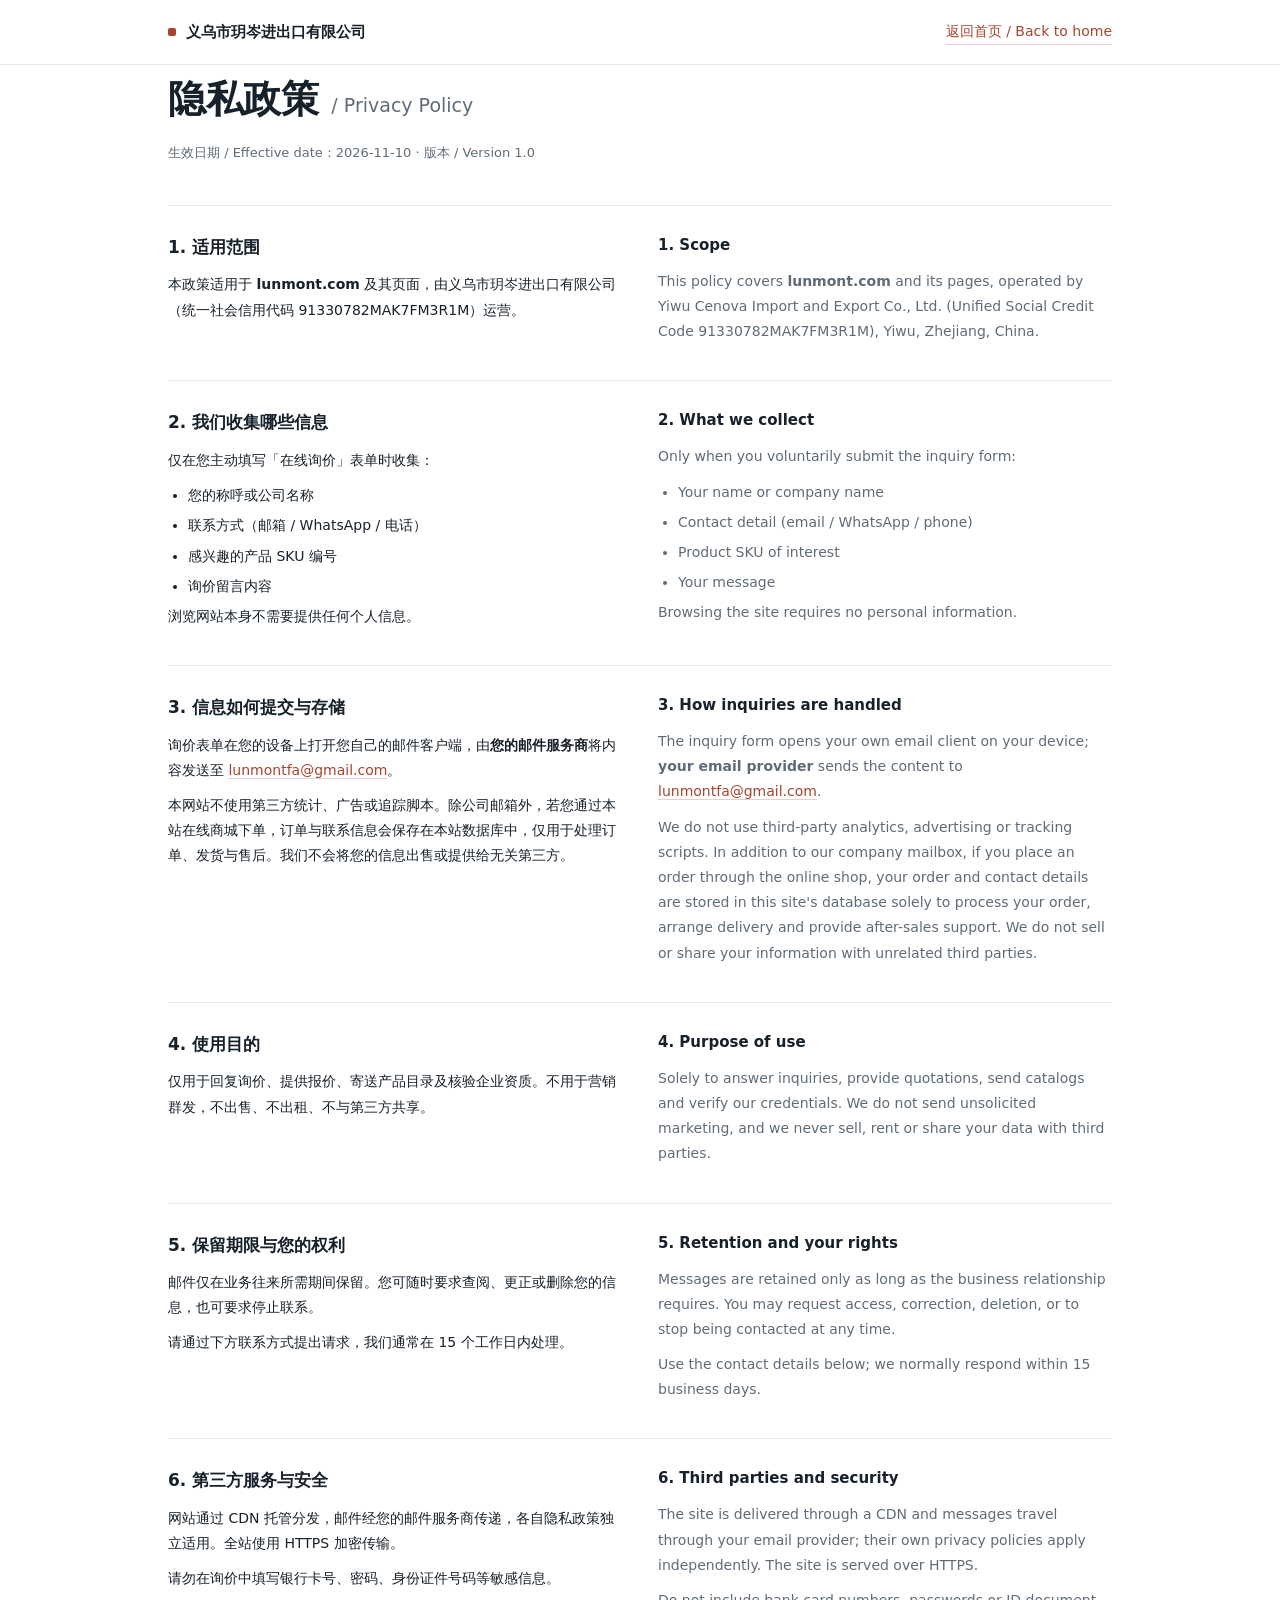
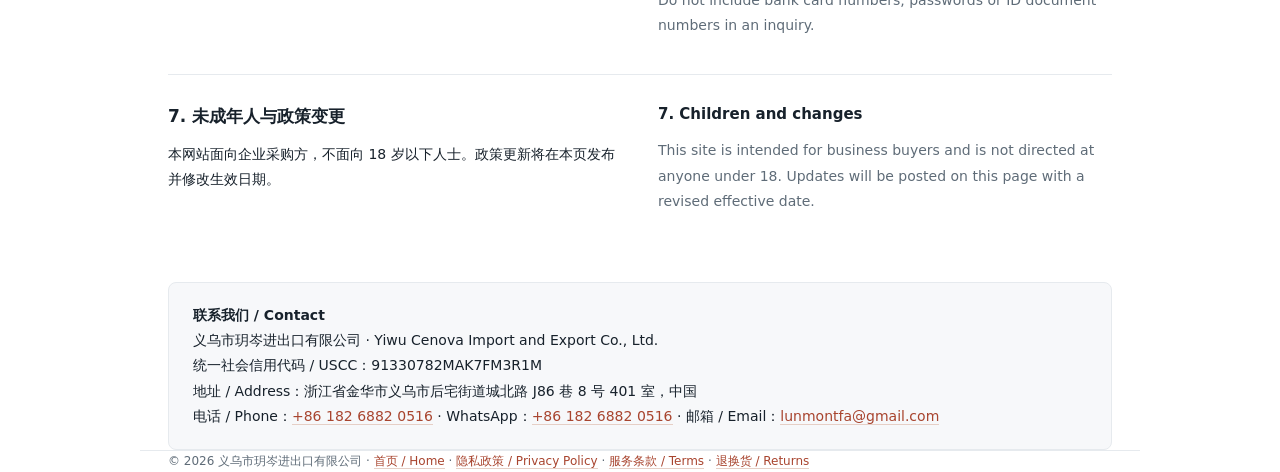
<file: privacy.html>
<!doctype html>
<html lang="en">
<head>
<meta charset="utf-8">
<meta name="viewport" content="width=device-width,initial-scale=1">
<meta name="robots" content="index,follow">
<meta name="description" content="Privacy policy of LUNMONT (Yiwu Cenova Import and Export Co., Ltd.), covering how we collect and use your inquiry data.">
<link rel="icon" href="data:,">
<link rel="canonical" href="https://www.lunmont.com/privacy">
<title>Privacy Policy | LUNMONT</title>
<style>
:root{--ink:#17212b;--muted:#5f6c78;--line:#e6eaee;--accent:#a8442e;--soft:#f7f8fa}
*{box-sizing:border-box}
body{margin:0;background:#fff;color:var(--ink);font:16px/1.8 system-ui,-apple-system,"Segoe UI","PingFang SC","Microsoft YaHei",sans-serif}
a{color:var(--accent);text-decoration:none;border-bottom:1px solid #e6cfc6}
.wrap{max-width:1000px;margin:0 auto;padding:0 28px}
header{border-bottom:1px solid var(--line)}
.bar{display:flex;align-items:center;justify-content:space-between;height:64px;gap:16px;font-size:14px}
.brand{font-weight:700;font-size:15px}
.brand i{display:inline-block;width:8px;height:8px;background:var(--accent);border-radius:2px;margin-right:10px;vertical-align:1px}
main{padding:56px 0 72px}
h1{font-size:clamp(26px,4vw,38px);margin:0 0 8px;letter-spacing:-.01em}
h1 small{font-size:.5em;color:var(--muted);font-weight:400;letter-spacing:0}
.meta{color:var(--muted);font-size:13px;margin:0 0 40px}
section{border-top:1px solid var(--line);padding:26px 0;display:grid;grid-template-columns:1fr 1fr;gap:36px}
h2{font-size:17px;margin:0 0 10px}
p{margin:0 0 10px;font-size:14px}
.zh{color:var(--ink)}
.en{color:var(--muted);font-size:13.5px}
.en h2{font-size:15px;color:var(--ink)}
ul{margin:0;padding-left:20px;font-size:14px}
li{margin-bottom:5px}
.box{background:var(--soft);border:1px solid var(--line);border-radius:8px;padding:20px 24px;margin-top:32px;font-size:14px}
footer{border-top:1px solid var(--line);padding:28px 0 44px;font-size:12px;color:var(--muted)}
@media(max-width:760px){section{grid-template-columns:1fr;gap:12px}.wrap{padding:0 20px}main{padding:40px 0 56px}}
</style>
</head>
<body>
<header><div class="wrap bar">
  <div class="brand"><i></i>义乌市玥岑进出口有限公司</div>
  <a href="index.html">返回首页 / Back to home</a>
</div></header>
<main class="wrap">
  <h1>隐私政策 <small>/ Privacy Policy</small></h1>
  <p class="meta">生效日期 / Effective date：2026-11-10 · 版本 / Version 1.0</p>

  <section>
    <div class="zh"><h2>1. 适用范围</h2><p>本政策适用于 <strong>lunmont.com</strong> 及其页面，由义乌市玥岑进出口有限公司（统一社会信用代码 91330782MAK7FM3R1M）运营。</p></div>
    <div class="en"><h2>1. Scope</h2><p>This policy covers <strong>lunmont.com</strong> and its pages, operated by Yiwu Cenova Import and Export Co., Ltd. (Unified Social Credit Code 91330782MAK7FM3R1M), Yiwu, Zhejiang, China.</p></div>
  </section>

  <section>
    <div class="zh"><h2>2. 我们收集哪些信息</h2><p>仅在您主动填写「在线询价」表单时收集：</p><ul><li>您的称呼或公司名称</li><li>联系方式（邮箱 / WhatsApp / 电话）</li><li>感兴趣的产品 SKU 编号</li><li>询价留言内容</li></ul><p>浏览网站本身不需要提供任何个人信息。</p></div>
    <div class="en"><h2>2. What we collect</h2><p>Only when you voluntarily submit the inquiry form:</p><ul><li>Your name or company name</li><li>Contact detail (email / WhatsApp / phone)</li><li>Product SKU of interest</li><li>Your message</li></ul><p>Browsing the site requires no personal information.</p></div>
  </section>

  <section>
    <div class="zh"><h2>3. 信息如何提交与存储</h2><p>询价表单在您的设备上打开您自己的邮件客户端，由<strong>您的邮件服务商</strong>将内容发送至 <a href="mailto:lunmontfa@gmail.com">lunmontfa@gmail.com</a>。</p><p>本网站不使用第三方统计、广告或追踪脚本。除公司邮箱外，若您通过本站在线商城下单，订单与联系信息会保存在本站数据库中，仅用于处理订单、发货与售后。我们不会将您的信息出售或提供给无关第三方。</p></div>
    <div class="en"><h2>3. How inquiries are handled</h2><p>The inquiry form opens your own email client on your device; <strong>your email provider</strong> sends the content to <a href="mailto:lunmontfa@gmail.com">lunmontfa@gmail.com</a>.</p><p>We do not use third-party analytics, advertising or tracking scripts. In addition to our company mailbox, if you place an order through the online shop, your order and contact details are stored in this site's database solely to process your order, arrange delivery and provide after-sales support. We do not sell or share your information with unrelated third parties.</p></div>
  </section>

  <section>
    <div class="zh"><h2>4. 使用目的</h2><p>仅用于回复询价、提供报价、寄送产品目录及核验企业资质。不用于营销群发，不出售、不出租、不与第三方共享。</p></div>
    <div class="en"><h2>4. Purpose of use</h2><p>Solely to answer inquiries, provide quotations, send catalogs and verify our credentials. We do not send unsolicited marketing, and we never sell, rent or share your data with third parties.</p></div>
  </section>

  <section>
    <div class="zh"><h2>5. 保留期限与您的权利</h2><p>邮件仅在业务往来所需期间保留。您可随时要求查阅、更正或删除您的信息，也可要求停止联系。</p><p>请通过下方联系方式提出请求，我们通常在 15 个工作日内处理。</p></div>
    <div class="en"><h2>5. Retention and your rights</h2><p>Messages are retained only as long as the business relationship requires. You may request access, correction, deletion, or to stop being contacted at any time.</p><p>Use the contact details below; we normally respond within 15 business days.</p></div>
  </section>

  <section>
    <div class="zh"><h2>6. 第三方服务与安全</h2><p>网站通过 CDN 托管分发，邮件经您的邮件服务商传递，各自隐私政策独立适用。全站使用 HTTPS 加密传输。</p><p>请勿在询价中填写银行卡号、密码、身份证件号码等敏感信息。</p></div>
    <div class="en"><h2>6. Third parties and security</h2><p>The site is delivered through a CDN and messages travel through your email provider; their own privacy policies apply independently. The site is served over HTTPS.</p><p>Do not include bank card numbers, passwords or ID document numbers in an inquiry.</p></div>
  </section>

  <section>
    <div class="zh"><h2>7. 未成年人与政策变更</h2><p>本网站面向企业采购方，不面向 18 岁以下人士。政策更新将在本页发布并修改生效日期。</p></div>
    <div class="en"><h2>7. Children and changes</h2><p>This site is intended for business buyers and is not directed at anyone under 18. Updates will be posted on this page with a revised effective date.</p></div>
  </section>

  <div class="box">
    <strong>联系我们 / Contact</strong><br>
    义乌市玥岑进出口有限公司 · Yiwu Cenova Import and Export Co., Ltd.<br>
    统一社会信用代码 / USCC：91330782MAK7FM3R1M<br>
    地址 / Address：浙江省金华市义乌市后宅街道城北路 J86 巷 8 号 401 室，中国<br>
    电话 / Phone：<a href="tel:+8618268820516">+86 182 6882 0516</a> · WhatsApp：<a href="https://wa.me/8618268820516" target="_blank" rel="noopener">+86 182 6882 0516</a> · 邮箱 / Email：<a href="mailto:lunmontfa@gmail.com">lunmontfa@gmail.com</a>
  </div>
</main>
<footer class="wrap">© 2026 义乌市玥岑进出口有限公司 · <a href="index.html">首页 / Home</a> · <a href="privacy.html">隐私政策 / Privacy Policy</a> · <a href="terms.html">服务条款 / Terms</a> · <a href="return.html">退换货 / Returns</a></footer>
</body>
</html>
</file>
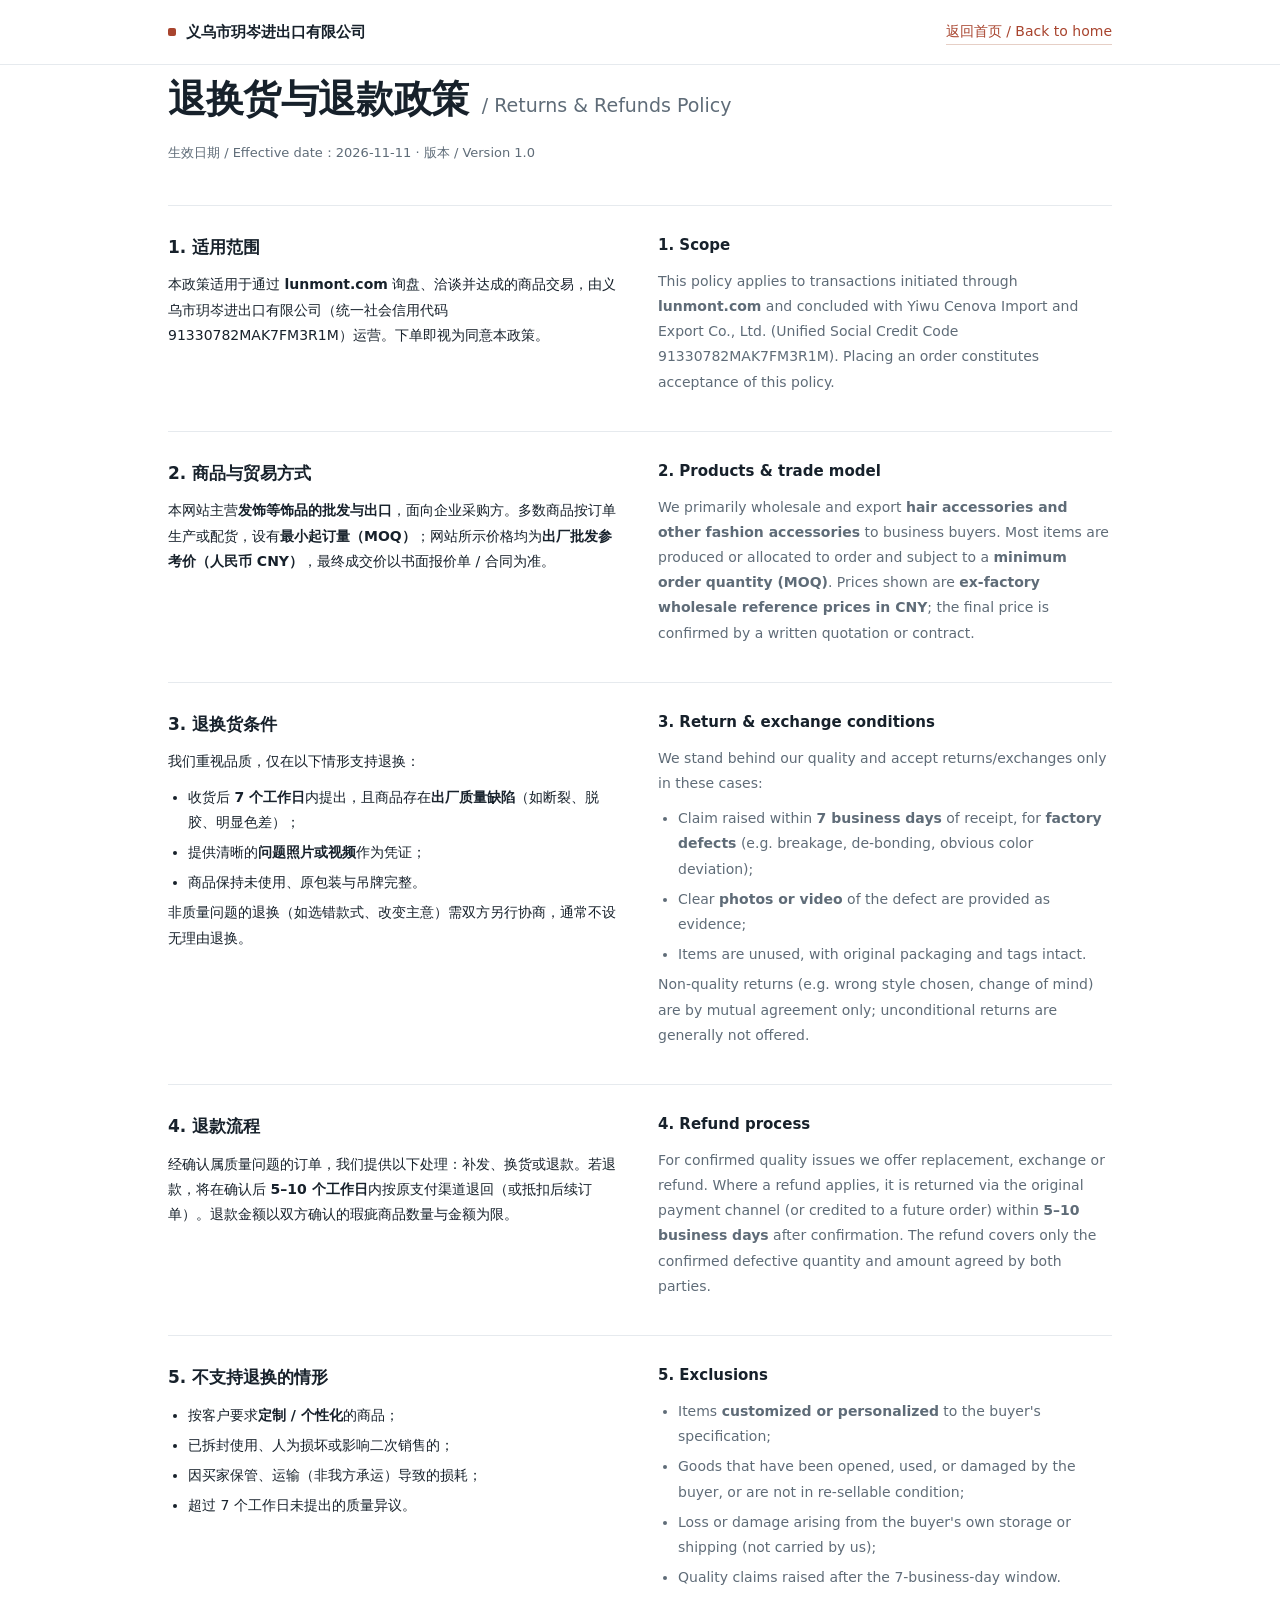
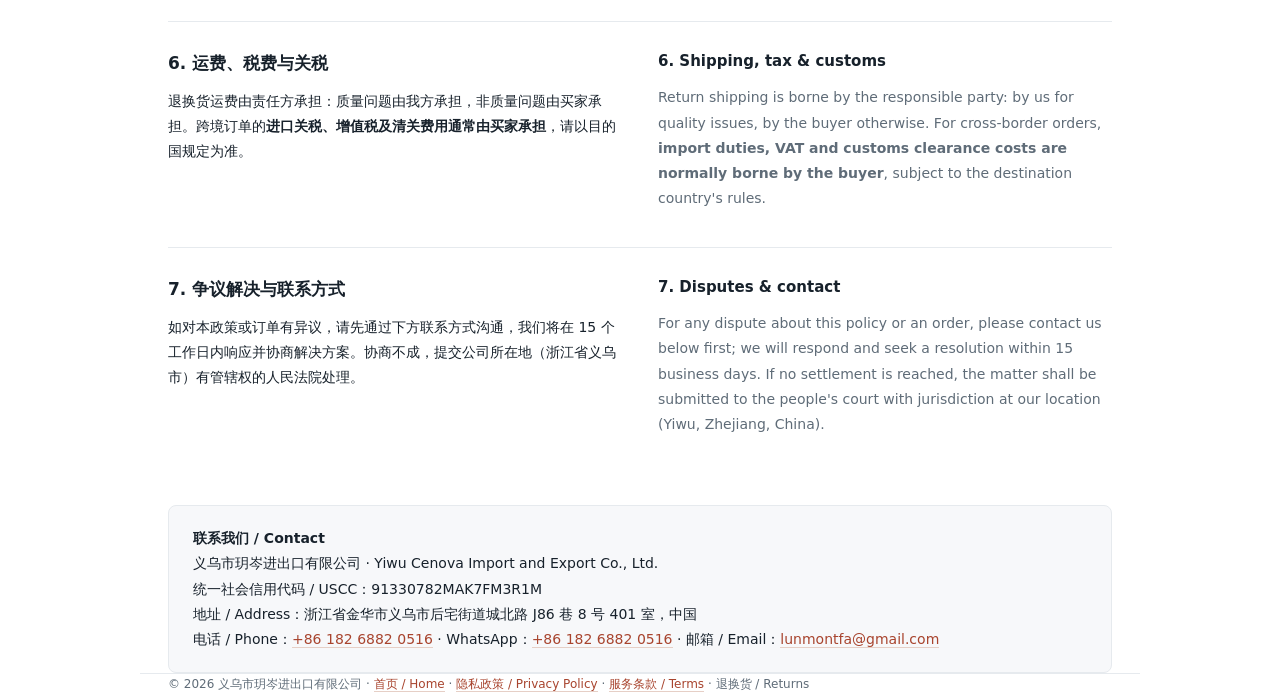
<file: return.html>
<!doctype html>
<html lang="en">
<head>
<meta charset="utf-8">
<meta name="viewport" content="width=device-width,initial-scale=1">
<meta name="robots" content="index,follow">
<meta name="description" content="LUNMONT returns and refunds policy for wholesale hair clip and hair accessory orders. Contact us for details.">
<link rel="icon" href="data:,">
<link rel="canonical" href="https://www.lunmont.com/return">
<title>Returns & Refunds Policy | LUNMONT</title>
<style>
:root{--ink:#17212b;--muted:#5f6c78;--line:#e6eaee;--accent:#a8442e;--soft:#f7f8fa}
*{box-sizing:border-box}
body{margin:0;background:#fff;color:var(--ink);font:16px/1.8 system-ui,-apple-system,"Segoe UI","PingFang SC","Microsoft YaHei",sans-serif}
a{color:var(--accent);text-decoration:none;border-bottom:1px solid #e6cfc6}
.wrap{max-width:1000px;margin:0 auto;padding:0 28px}
header{border-bottom:1px solid var(--line)}
.bar{display:flex;align-items:center;justify-content:space-between;height:64px;gap:16px;font-size:14px}
.brand{font-weight:700;font-size:15px}
.brand i{display:inline-block;width:8px;height:8px;background:var(--accent);border-radius:2px;margin-right:10px;vertical-align:1px}
main{padding:56px 0 72px}
h1{font-size:clamp(26px,4vw,38px);margin:0 0 8px;letter-spacing:-.01em}
h1 small{font-size:.5em;color:var(--muted);font-weight:400;letter-spacing:0}
.meta{color:var(--muted);font-size:13px;margin:0 0 40px}
section{border-top:1px solid var(--line);padding:26px 0;display:grid;grid-template-columns:1fr 1fr;gap:36px}
h2{font-size:17px;margin:0 0 10px}
p{margin:0 0 10px;font-size:14px}
.zh{color:var(--ink)}
.en{color:var(--muted);font-size:13.5px}
.en h2{font-size:15px;color:var(--ink)}
ul{margin:0;padding-left:20px;font-size:14px}
li{margin-bottom:5px}
.box{background:var(--soft);border:1px solid var(--line);border-radius:8px;padding:20px 24px;margin-top:32px;font-size:14px}
footer{border-top:1px solid var(--line);padding:28px 0 44px;font-size:12px;color:var(--muted)}
@media(max-width:760px){section{grid-template-columns:1fr;gap:12px}.wrap{padding:0 20px}main{padding:40px 0 56px}}
</style>
</head>
<body>
<header><div class="wrap bar">
  <div class="brand"><i></i>义乌市玥岑进出口有限公司</div>
  <a href="index.html">返回首页 / Back to home</a>
</div></header>
<main class="wrap">
  <h1>退换货与退款政策 <small>/ Returns &amp; Refunds Policy</small></h1>
  <p class="meta">生效日期 / Effective date：2026-11-11 · 版本 / Version 1.0</p>

  <section>
    <div class="zh"><h2>1. 适用范围</h2><p>本政策适用于通过 <strong>lunmont.com</strong> 询盘、洽谈并达成的商品交易，由义乌市玥岑进出口有限公司（统一社会信用代码 91330782MAK7FM3R1M）运营。下单即视为同意本政策。</p></div>
    <div class="en"><h2>1. Scope</h2><p>This policy applies to transactions initiated through <strong>lunmont.com</strong> and concluded with Yiwu Cenova Import and Export Co., Ltd. (Unified Social Credit Code 91330782MAK7FM3R1M). Placing an order constitutes acceptance of this policy.</p></div>
  </section>

  <section>
    <div class="zh"><h2>2. 商品与贸易方式</h2><p>本网站主营<strong>发饰等饰品的批发与出口</strong>，面向企业采购方。多数商品按订单生产或配货，设有<strong>最小起订量（MOQ）</strong>；网站所示价格均为<strong>出厂批发参考价（人民币 CNY）</strong>，最终成交价以书面报价单 / 合同为准。</p></div>
    <div class="en"><h2>2. Products &amp; trade model</h2><p>We primarily wholesale and export <strong>hair accessories and other fashion accessories</strong> to business buyers. Most items are produced or allocated to order and subject to a <strong>minimum order quantity (MOQ)</strong>. Prices shown are <strong>ex-factory wholesale reference prices in CNY</strong>; the final price is confirmed by a written quotation or contract.</p></div>
  </section>

  <section>
    <div class="zh"><h2>3. 退换货条件</h2><p>我们重视品质，仅在以下情形支持退换：</p><ul><li>收货后 <strong>7 个工作日</strong>内提出，且商品存在<strong>出厂质量缺陷</strong>（如断裂、脱胶、明显色差）；</li><li>提供清晰的<strong>问题照片或视频</strong>作为凭证；</li><li>商品保持未使用、原包装与吊牌完整。</li></ul><p>非质量问题的退换（如选错款式、改变主意）需双方另行协商，通常不设无理由退换。</p></div>
    <div class="en"><h2>3. Return &amp; exchange conditions</h2><p>We stand behind our quality and accept returns/exchanges only in these cases:</p><ul><li>Claim raised within <strong>7 business days</strong> of receipt, for <strong>factory defects</strong> (e.g. breakage, de-bonding, obvious color deviation);</li><li>Clear <strong>photos or video</strong> of the defect are provided as evidence;</li><li>Items are unused, with original packaging and tags intact.</li></ul><p>Non-quality returns (e.g. wrong style chosen, change of mind) are by mutual agreement only; unconditional returns are generally not offered.</p></div>
  </section>

  <section>
    <div class="zh"><h2>4. 退款流程</h2><p>经确认属质量问题的订单，我们提供以下处理：补发、换货或退款。若退款，将在确认后 <strong>5–10 个工作日</strong>内按原支付渠道退回（或抵扣后续订单）。退款金额以双方确认的瑕疵商品数量与金额为限。</p></div>
    <div class="en"><h2>4. Refund process</h2><p>For confirmed quality issues we offer replacement, exchange or refund. Where a refund applies, it is returned via the original payment channel (or credited to a future order) within <strong>5–10 business days</strong> after confirmation. The refund covers only the confirmed defective quantity and amount agreed by both parties.</p></div>
  </section>

  <section>
    <div class="zh"><h2>5. 不支持退换的情形</h2><ul><li>按客户要求<strong>定制 / 个性化</strong>的商品；</li><li>已拆封使用、人为损坏或影响二次销售的；</li><li>因买家保管、运输（非我方承运）导致的损耗；</li><li>超过 7 个工作日未提出的质量异议。</li></ul></div>
    <div class="en"><h2>5. Exclusions</h2><ul><li>Items <strong>customized or personalized</strong> to the buyer's specification;</li><li>Goods that have been opened, used, or damaged by the buyer, or are not in re-sellable condition;</li><li>Loss or damage arising from the buyer's own storage or shipping (not carried by us);</li><li>Quality claims raised after the 7-business-day window.</li></ul></div>
  </section>

  <section>
    <div class="zh"><h2>6. 运费、税费与关税</h2><p>退换货运费由责任方承担：质量问题由我方承担，非质量问题由买家承担。跨境订单的<strong>进口关税、增值税及清关费用通常由买家承担</strong>，请以目的国规定为准。</p></div>
    <div class="en"><h2>6. Shipping, tax &amp; customs</h2><p>Return shipping is borne by the responsible party: by us for quality issues, by the buyer otherwise. For cross-border orders, <strong>import duties, VAT and customs clearance costs are normally borne by the buyer</strong>, subject to the destination country's rules.</p></div>
  </section>

  <section>
    <div class="zh"><h2>7. 争议解决与联系方式</h2><p>如对本政策或订单有异议，请先通过下方联系方式沟通，我们将在 15 个工作日内响应并协商解决方案。协商不成，提交公司所在地（浙江省义乌市）有管辖权的人民法院处理。</p></div>
    <div class="en"><h2>7. Disputes &amp; contact</h2><p>For any dispute about this policy or an order, please contact us below first; we will respond and seek a resolution within 15 business days. If no settlement is reached, the matter shall be submitted to the people's court with jurisdiction at our location (Yiwu, Zhejiang, China).</p></div>
  </section>

  <div class="box">
    <strong>联系我们 / Contact</strong><br>
    义乌市玥岑进出口有限公司 · Yiwu Cenova Import and Export Co., Ltd.<br>
    统一社会信用代码 / USCC：91330782MAK7FM3R1M<br>
    地址 / Address：浙江省金华市义乌市后宅街道城北路 J86 巷 8 号 401 室，中国<br>
    电话 / Phone：<a href="tel:+8618268820516">+86 182 6882 0516</a> · WhatsApp：<a href="https://wa.me/8618268820516" target="_blank" rel="noopener">+86 182 6882 0516</a> · 邮箱 / Email：<a href="mailto:lunmontfa@gmail.com">lunmontfa@gmail.com</a>
  </div>
</main>
<footer class="wrap">© 2026 义乌市玥岑进出口有限公司 · <a href="index.html">首页 / Home</a> · <a href="privacy.html">隐私政策 / Privacy Policy</a> · <a href="terms.html">服务条款 / Terms</a> · 退换货 / Returns</footer>
</body>
</html>
</file>
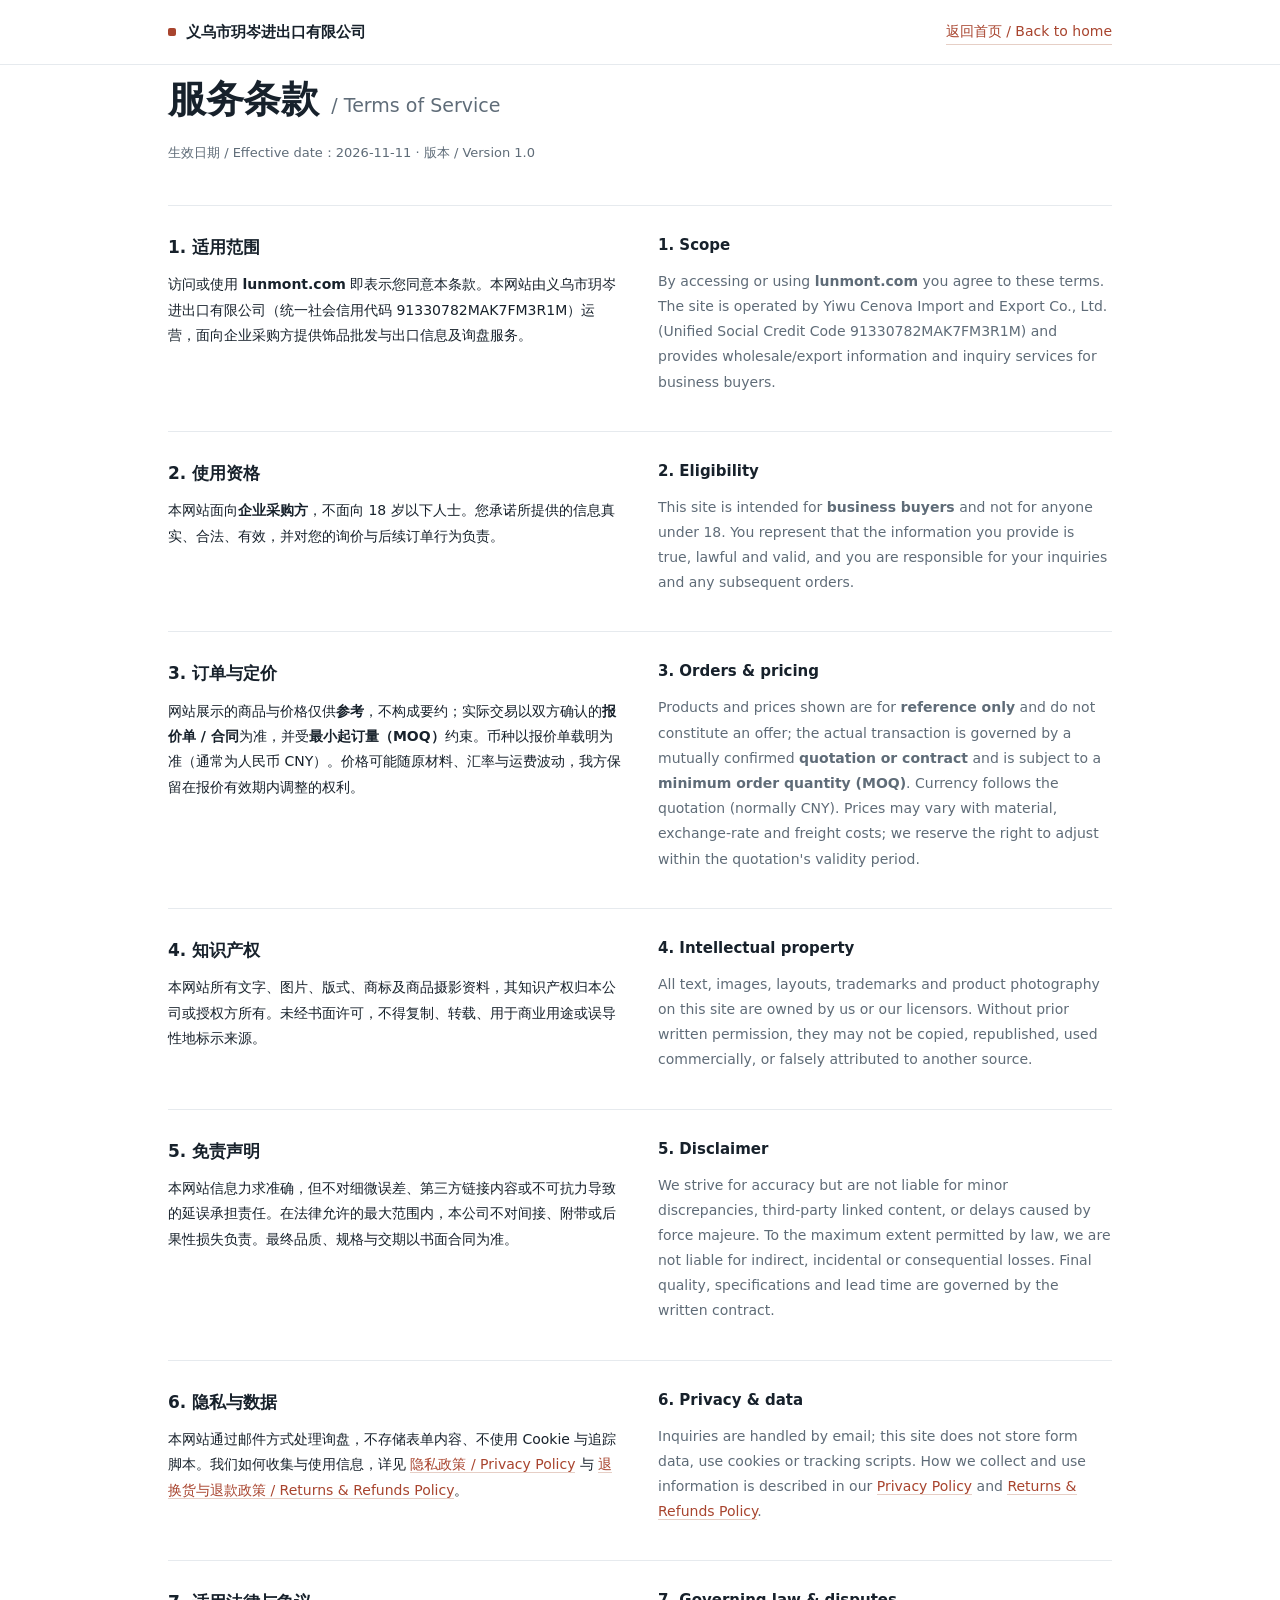
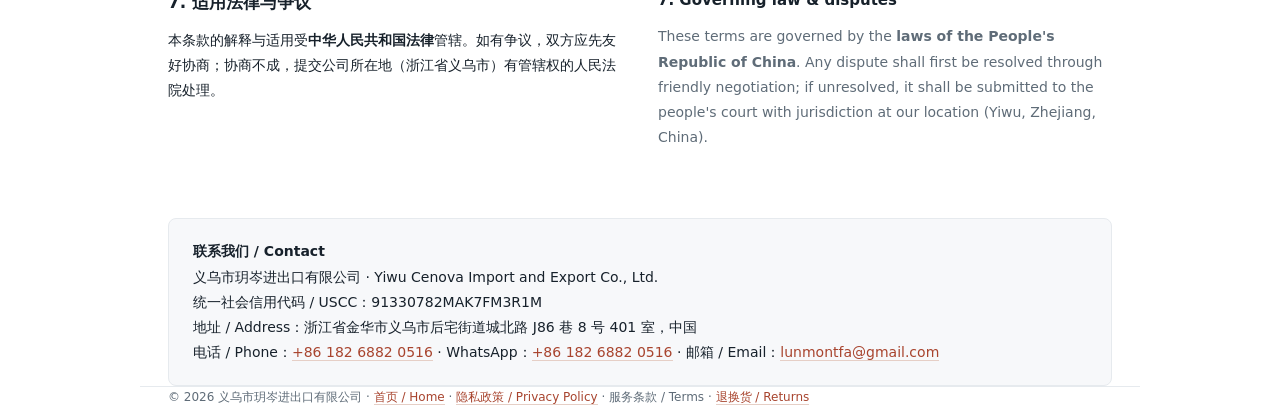
<file: terms.html>
<!doctype html>
<html lang="en">
<head>
<meta charset="utf-8">
<meta name="viewport" content="width=device-width,initial-scale=1">
<meta name="robots" content="index,follow">
<meta name="description" content="Terms of service for LUNMONT hair accessories wholesale and custom orders from Yiwu, China.">
<link rel="icon" href="data:,">
<link rel="canonical" href="https://www.lunmont.com/terms">
<title>Terms of Service | LUNMONT</title>
<style>
:root{--ink:#17212b;--muted:#5f6c78;--line:#e6eaee;--accent:#a8442e;--soft:#f7f8fa}
*{box-sizing:border-box}
body{margin:0;background:#fff;color:var(--ink);font:16px/1.8 system-ui,-apple-system,"Segoe UI","PingFang SC","Microsoft YaHei",sans-serif}
a{color:var(--accent);text-decoration:none;border-bottom:1px solid #e6cfc6}
.wrap{max-width:1000px;margin:0 auto;padding:0 28px}
header{border-bottom:1px solid var(--line)}
.bar{display:flex;align-items:center;justify-content:space-between;height:64px;gap:16px;font-size:14px}
.brand{font-weight:700;font-size:15px}
.brand i{display:inline-block;width:8px;height:8px;background:var(--accent);border-radius:2px;margin-right:10px;vertical-align:1px}
main{padding:56px 0 72px}
h1{font-size:clamp(26px,4vw,38px);margin:0 0 8px;letter-spacing:-.01em}
h1 small{font-size:.5em;color:var(--muted);font-weight:400;letter-spacing:0}
.meta{color:var(--muted);font-size:13px;margin:0 0 40px}
section{border-top:1px solid var(--line);padding:26px 0;display:grid;grid-template-columns:1fr 1fr;gap:36px}
h2{font-size:17px;margin:0 0 10px}
p{margin:0 0 10px;font-size:14px}
.zh{color:var(--ink)}
.en{color:var(--muted);font-size:13.5px}
.en h2{font-size:15px;color:var(--ink)}
ul{margin:0;padding-left:20px;font-size:14px}
li{margin-bottom:5px}
.box{background:var(--soft);border:1px solid var(--line);border-radius:8px;padding:20px 24px;margin-top:32px;font-size:14px}
footer{border-top:1px solid var(--line);padding:28px 0 44px;font-size:12px;color:var(--muted)}
@media(max-width:760px){section{grid-template-columns:1fr;gap:12px}.wrap{padding:0 20px}main{padding:40px 0 56px}}
</style>
</head>
<body>
<header><div class="wrap bar">
  <div class="brand"><i></i>义乌市玥岑进出口有限公司</div>
  <a href="index.html">返回首页 / Back to home</a>
</div></header>
<main class="wrap">
  <h1>服务条款 <small>/ Terms of Service</small></h1>
  <p class="meta">生效日期 / Effective date：2026-11-11 · 版本 / Version 1.0</p>

  <section>
    <div class="zh"><h2>1. 适用范围</h2><p>访问或使用 <strong>lunmont.com</strong> 即表示您同意本条款。本网站由义乌市玥岑进出口有限公司（统一社会信用代码 91330782MAK7FM3R1M）运营，面向企业采购方提供饰品批发与出口信息及询盘服务。</p></div>
    <div class="en"><h2>1. Scope</h2><p>By accessing or using <strong>lunmont.com</strong> you agree to these terms. The site is operated by Yiwu Cenova Import and Export Co., Ltd. (Unified Social Credit Code 91330782MAK7FM3R1M) and provides wholesale/export information and inquiry services for business buyers.</p></div>
  </section>

  <section>
    <div class="zh"><h2>2. 使用资格</h2><p>本网站面向<strong>企业采购方</strong>，不面向 18 岁以下人士。您承诺所提供的信息真实、合法、有效，并对您的询价与后续订单行为负责。</p></div>
    <div class="en"><h2>2. Eligibility</h2><p>This site is intended for <strong>business buyers</strong> and not for anyone under 18. You represent that the information you provide is true, lawful and valid, and you are responsible for your inquiries and any subsequent orders.</p></div>
  </section>

  <section>
    <div class="zh"><h2>3. 订单与定价</h2><p>网站展示的商品与价格仅供<strong>参考</strong>，不构成要约；实际交易以双方确认的<strong>报价单 / 合同</strong>为准，并受<strong>最小起订量（MOQ）</strong>约束。币种以报价单载明为准（通常为人民币 CNY）。价格可能随原材料、汇率与运费波动，我方保留在报价有效期内调整的权利。</p></div>
    <div class="en"><h2>3. Orders &amp; pricing</h2><p>Products and prices shown are for <strong>reference only</strong> and do not constitute an offer; the actual transaction is governed by a mutually confirmed <strong>quotation or contract</strong> and is subject to a <strong>minimum order quantity (MOQ)</strong>. Currency follows the quotation (normally CNY). Prices may vary with material, exchange-rate and freight costs; we reserve the right to adjust within the quotation's validity period.</p></div>
  </section>

  <section>
    <div class="zh"><h2>4. 知识产权</h2><p>本网站所有文字、图片、版式、商标及商品摄影资料，其知识产权归本公司或授权方所有。未经书面许可，不得复制、转载、用于商业用途或误导性地标示来源。</p></div>
    <div class="en"><h2>4. Intellectual property</h2><p>All text, images, layouts, trademarks and product photography on this site are owned by us or our licensors. Without prior written permission, they may not be copied, republished, used commercially, or falsely attributed to another source.</p></div>
  </section>

  <section>
    <div class="zh"><h2>5. 免责声明</h2><p>本网站信息力求准确，但不对细微误差、第三方链接内容或不可抗力导致的延误承担责任。在法律允许的最大范围内，本公司不对间接、附带或后果性损失负责。最终品质、规格与交期以书面合同为准。</p></div>
    <div class="en"><h2>5. Disclaimer</h2><p>We strive for accuracy but are not liable for minor discrepancies, third-party linked content, or delays caused by force majeure. To the maximum extent permitted by law, we are not liable for indirect, incidental or consequential losses. Final quality, specifications and lead time are governed by the written contract.</p></div>
  </section>

  <section>
    <div class="zh"><h2>6. 隐私与数据</h2><p>本网站通过邮件方式处理询盘，不存储表单内容、不使用 Cookie 与追踪脚本。我们如何收集与使用信息，详见 <a href="privacy.html">隐私政策 / Privacy Policy</a> 与 <a href="return.html">退换货与退款政策 / Returns &amp; Refunds Policy</a>。</p></div>
    <div class="en"><h2>6. Privacy &amp; data</h2><p>Inquiries are handled by email; this site does not store form data, use cookies or tracking scripts. How we collect and use information is described in our <a href="privacy.html">Privacy Policy</a> and <a href="return.html">Returns &amp; Refunds Policy</a>.</p></div>
  </section>

  <section>
    <div class="zh"><h2>7. 适用法律与争议</h2><p>本条款的解释与适用受<strong>中华人民共和国法律</strong>管辖。如有争议，双方应先友好协商；协商不成，提交公司所在地（浙江省义乌市）有管辖权的人民法院处理。</p></div>
    <div class="en"><h2>7. Governing law &amp; disputes</h2><p>These terms are governed by the <strong>laws of the People's Republic of China</strong>. Any dispute shall first be resolved through friendly negotiation; if unresolved, it shall be submitted to the people's court with jurisdiction at our location (Yiwu, Zhejiang, China).</p></div>
  </section>

  <div class="box">
    <strong>联系我们 / Contact</strong><br>
    义乌市玥岑进出口有限公司 · Yiwu Cenova Import and Export Co., Ltd.<br>
    统一社会信用代码 / USCC：91330782MAK7FM3R1M<br>
    地址 / Address：浙江省金华市义乌市后宅街道城北路 J86 巷 8 号 401 室，中国<br>
    电话 / Phone：<a href="tel:+8618268820516">+86 182 6882 0516</a> · WhatsApp：<a href="https://wa.me/8618268820516" target="_blank" rel="noopener">+86 182 6882 0516</a> · 邮箱 / Email：<a href="mailto:lunmontfa@gmail.com">lunmontfa@gmail.com</a>
  </div>
</main>
<footer class="wrap">© 2026 义乌市玥岑进出口有限公司 · <a href="index.html">首页 / Home</a> · <a href="privacy.html">隐私政策 / Privacy Policy</a> · 服务条款 / Terms · <a href="return.html">退换货 / Returns</a></footer>
</body>
</html>
</file>
